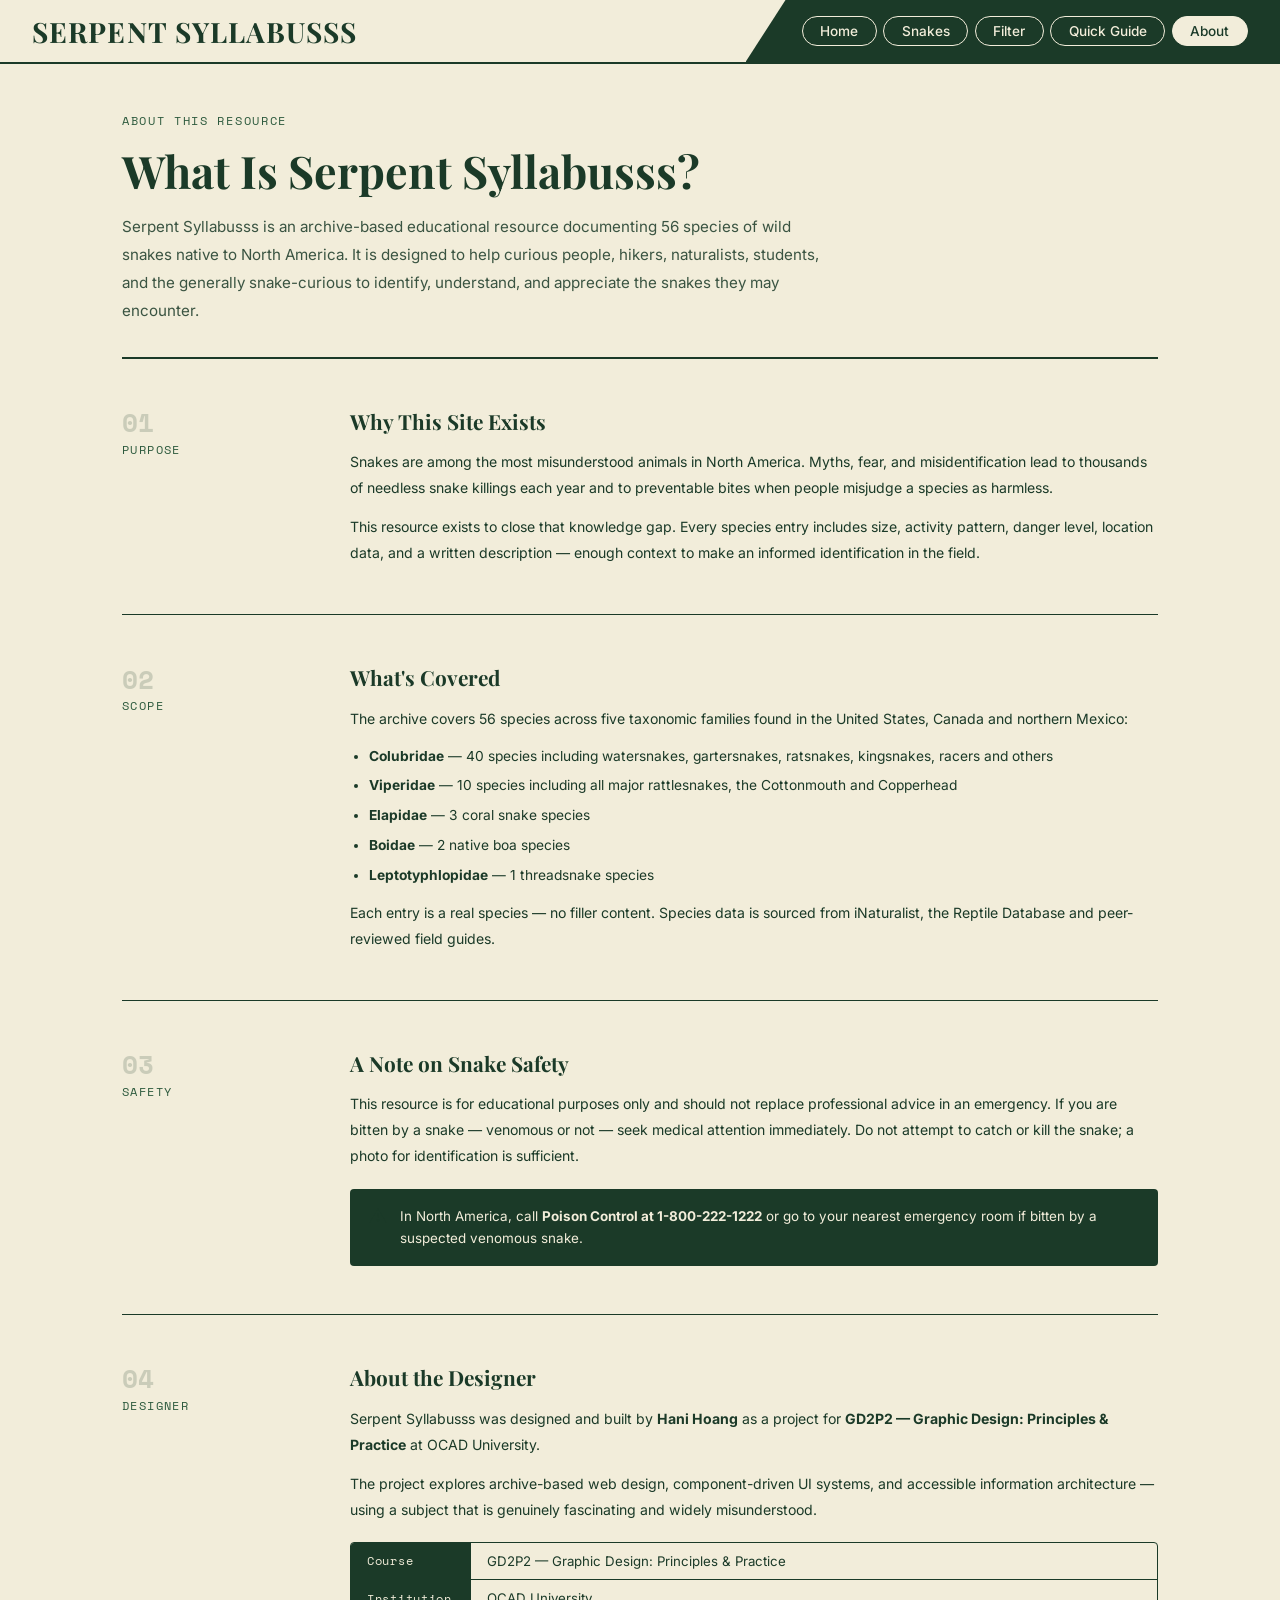
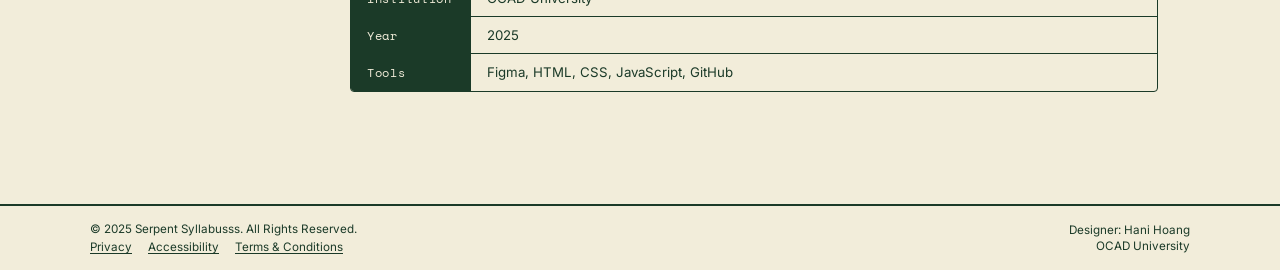
<file: GD2P2_HoangH_About.html>
<!DOCTYPE html>
<html lang="en">
<head>
  <meta charset="UTF-8" />
  <meta name="viewport" content="width=device-width, initial-scale=1.0" />
  <title>Serpent Syllabusss — About</title>
  <link href="https://fonts.googleapis.com/css2?family=Playfair+Display:wght@700&family=Space+Mono:wght@400;700&family=Inter:wght@400;500&display=swap" rel="stylesheet" />
  <link rel="stylesheet" href="GD2P2_HoangH_Snakes.css" />
</head>
<body>

  <header class="site-header" role="banner">
    <div class="header-left">
      <h1 class="site-title">SERPENT SYLLABUSSS</h1>
    </div>
    <div class="header-right">
      <nav class="site-nav" aria-label="Main navigation">
        <a href="GD2P2_HoangH_Home.html"       class="nav-link">Home</a>
        <a href="GD2P2_HoangH_Snakes.html"      class="nav-link">Snakes</a>
        <a href="GD2P2_HoangH_Filter.html"      class="nav-link">Filter</a>
        <a href="GD2P2_HoangH_QuickGuide.html"  class="nav-link">Quick Guide</a>
        <a href="GD2P2_HoangH_About.html"       class="nav-link active">About</a>
      </nav>
    </div>
  </header>

  <main class="about-main" role="main">

    <section class="about-hero" aria-label="About this resource">
      <p class="hero-eyebrow">About This Resource</p>
      <h2 class="about-title">What Is Serpent Syllabusss?</h2>
      <p class="about-lead">Serpent Syllabusss is an archive-based educational resource documenting 56 species of wild snakes native to North America. It is designed to help curious people, hikers, naturalists, students, and the generally snake-curious to identify, understand, and appreciate the snakes they may encounter.</p>
    </section>

    <div class="about-body">

      <article class="about-section">
        <div class="about-section-label">
          <span class="about-label-number">01</span>
          <span class="about-label-text">Purpose</span>
        </div>
        <div class="about-section-content">
          <h3>Why This Site Exists</h3>
          <p>Snakes are among the most misunderstood animals in North America. Myths, fear, and misidentification lead to thousands of needless snake killings each year and to preventable bites when people misjudge a species as harmless.</p>
          <p>This resource exists to close that knowledge gap. Every species entry includes size, activity pattern, danger level, location data, and a written description — enough context to make an informed identification in the field.</p>
        </div>
      </article>

      <div class="about-divider"></div>

      <article class="about-section">
        <div class="about-section-label">
          <span class="about-label-number">02</span>
          <span class="about-label-text">Scope</span>
        </div>
        <div class="about-section-content">
          <h3>What's Covered</h3>
          <p>The archive covers 56 species across five taxonomic families found in the United States, Canada and northern Mexico:</p>
          <ul class="about-list">
            <li><strong>Colubridae</strong> — 40 species including watersnakes, gartersnakes, ratsnakes, kingsnakes, racers and others</li>
            <li><strong>Viperidae</strong> — 10 species including all major rattlesnakes, the Cottonmouth and Copperhead</li>
            <li><strong>Elapidae</strong> — 3 coral snake species</li>
            <li><strong>Boidae</strong> — 2 native boa species</li>
            <li><strong>Leptotyphlopidae</strong> — 1 threadsnake species</li>
          </ul>
          <p>Each entry is a real species — no filler content. Species data is sourced from iNaturalist, the Reptile Database and peer-reviewed field guides.</p>
        </div>
      </article>



      <div class="about-divider"></div>

      <article class="about-section">
        <div class="about-section-label">
          <span class="about-label-number">03</span>
          <span class="about-label-text">Safety</span>
        </div>
        <div class="about-section-content">
          <h3>A Note on Snake Safety</h3>
          <p>This resource is for educational purposes only and should not replace professional advice in an emergency. If you are bitten by a snake — venomous or not — seek medical attention immediately. Do not attempt to catch or kill the snake; a photo for identification is sufficient.</p>
          <div class="safety-callout" role="note">
            <span class="safety-callout-icon">⚠️</span>
            <p>In North America, call <strong>Poison Control at 1-800-222-1222</strong> or go to your nearest emergency room if bitten by a suspected venomous snake.</p>
          </div>
        </div>
      </article>

      <div class="about-divider"></div>

      <article class="about-section">
        <div class="about-section-label">
          <span class="about-label-number">04</span>
          <span class="about-label-text">Designer</span>
        </div>
        <div class="about-section-content">
          <h3>About the Designer</h3>
          <p>Serpent Syllabusss was designed and built by <strong>Hani Hoang</strong> as a project for <strong>GD2P2 — Graphic Design: Principles &amp; Practice</strong> at OCAD University.</p>
          <p>The project explores archive-based web design, component-driven UI systems, and accessible information architecture — using a subject that is genuinely fascinating and widely misunderstood.</p>
          <div class="designer-meta">
            <div class="designer-meta-item">
              <span class="designer-meta-label">Course</span>
              <span class="designer-meta-value">GD2P2 — Graphic Design: Principles &amp; Practice</span>
            </div>
            <div class="designer-meta-item">
              <span class="designer-meta-label">Institution</span>
              <span class="designer-meta-value">OCAD University</span>
            </div>
            <div class="designer-meta-item">
              <span class="designer-meta-label">Year</span>
              <span class="designer-meta-value">2025</span>
            </div>
            <div class="designer-meta-item">
              <span class="designer-meta-label">Tools</span>
              <span class="designer-meta-value">Figma, HTML, CSS, JavaScript, GitHub</span>
            </div>
          </div>
        </div>
      </article>

    </div>
  </main>

  <footer class="site-footer" role="contentinfo">
    <div class="footer-inner">
      <div class="footer-copy">
        <span>© 2025 Serpent Syllabusss. All Rights Reserved.</span>
        <nav class="footer-links" aria-label="Footer links">
          <a href="#">Privacy</a>
          <a href="#">Accessibility</a>
          <a href="#">Terms &amp; Conditions</a>
        </nav>
      </div>
      <div class="footer-credit">
        <span>Designer: Hani Hoang</span>
        <span>OCAD University</span>
      </div>
    </div>
  </footer>

</body>
</html>
</file>
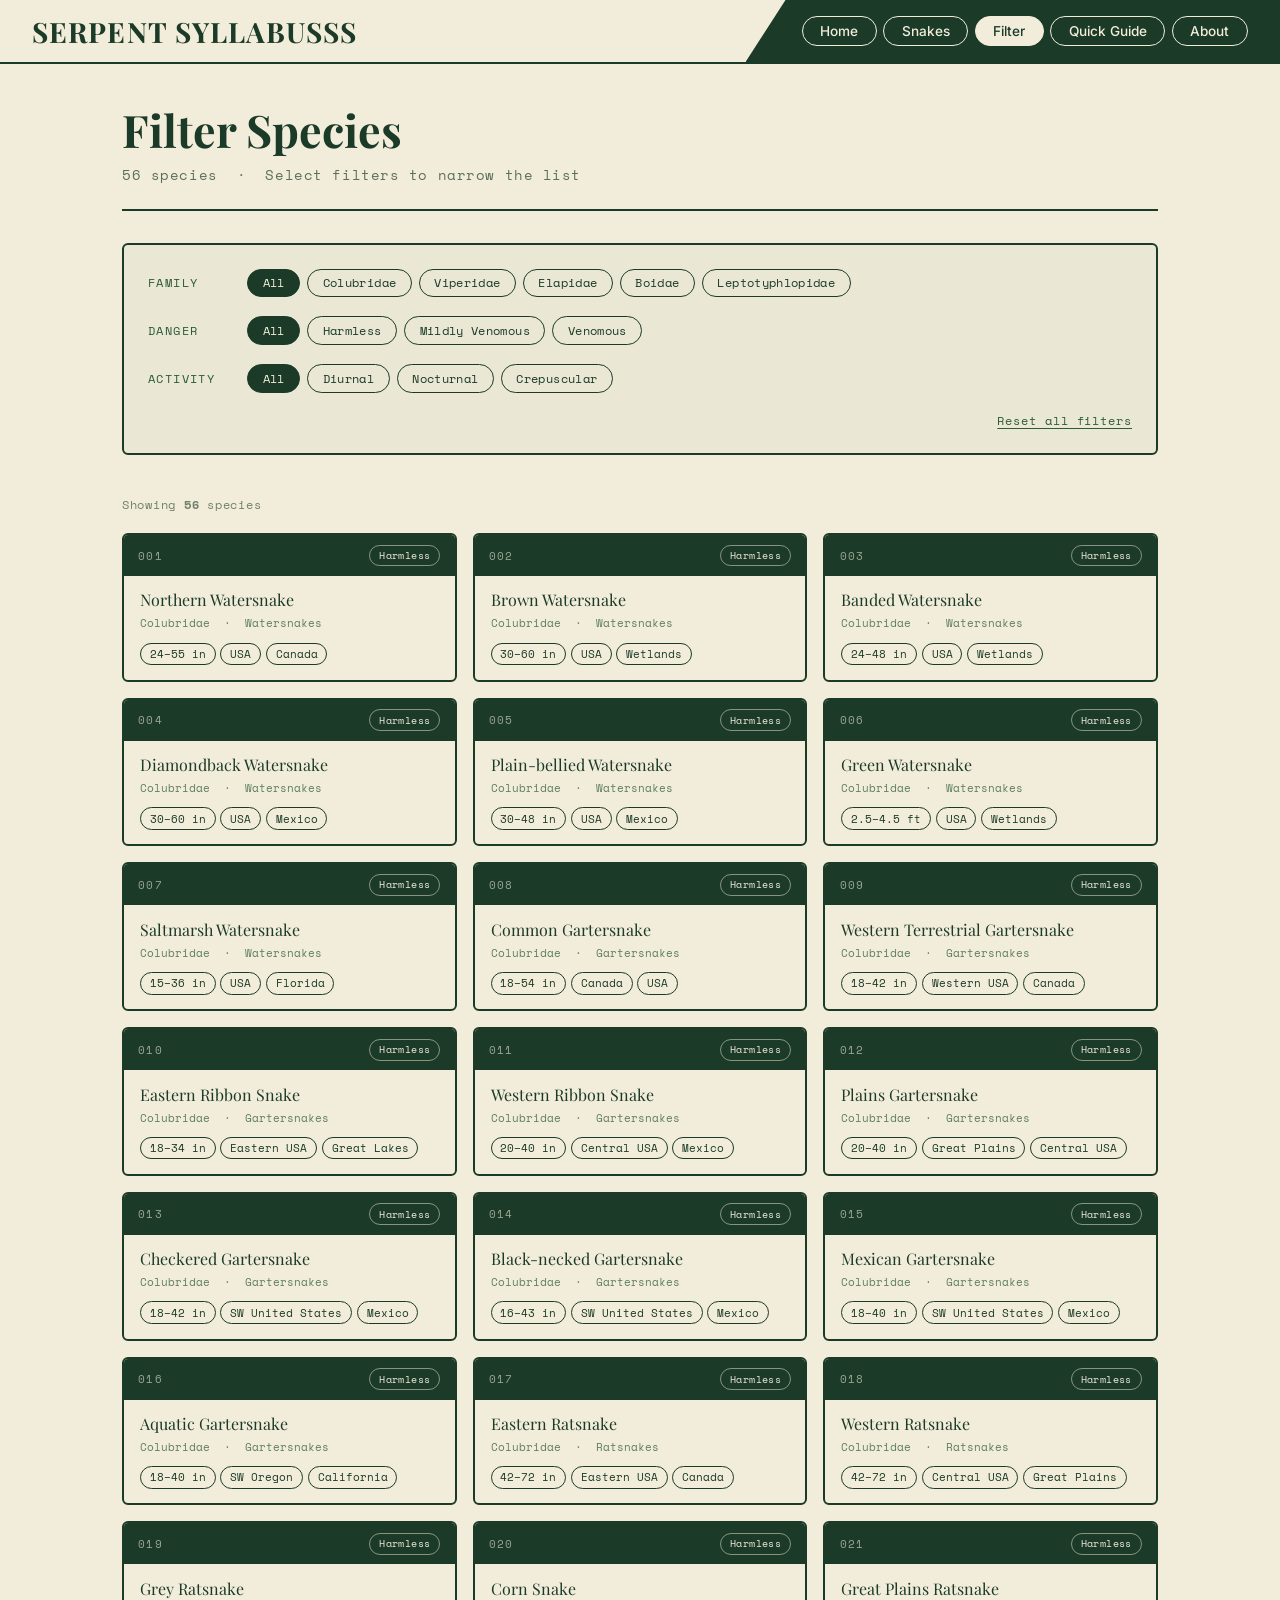
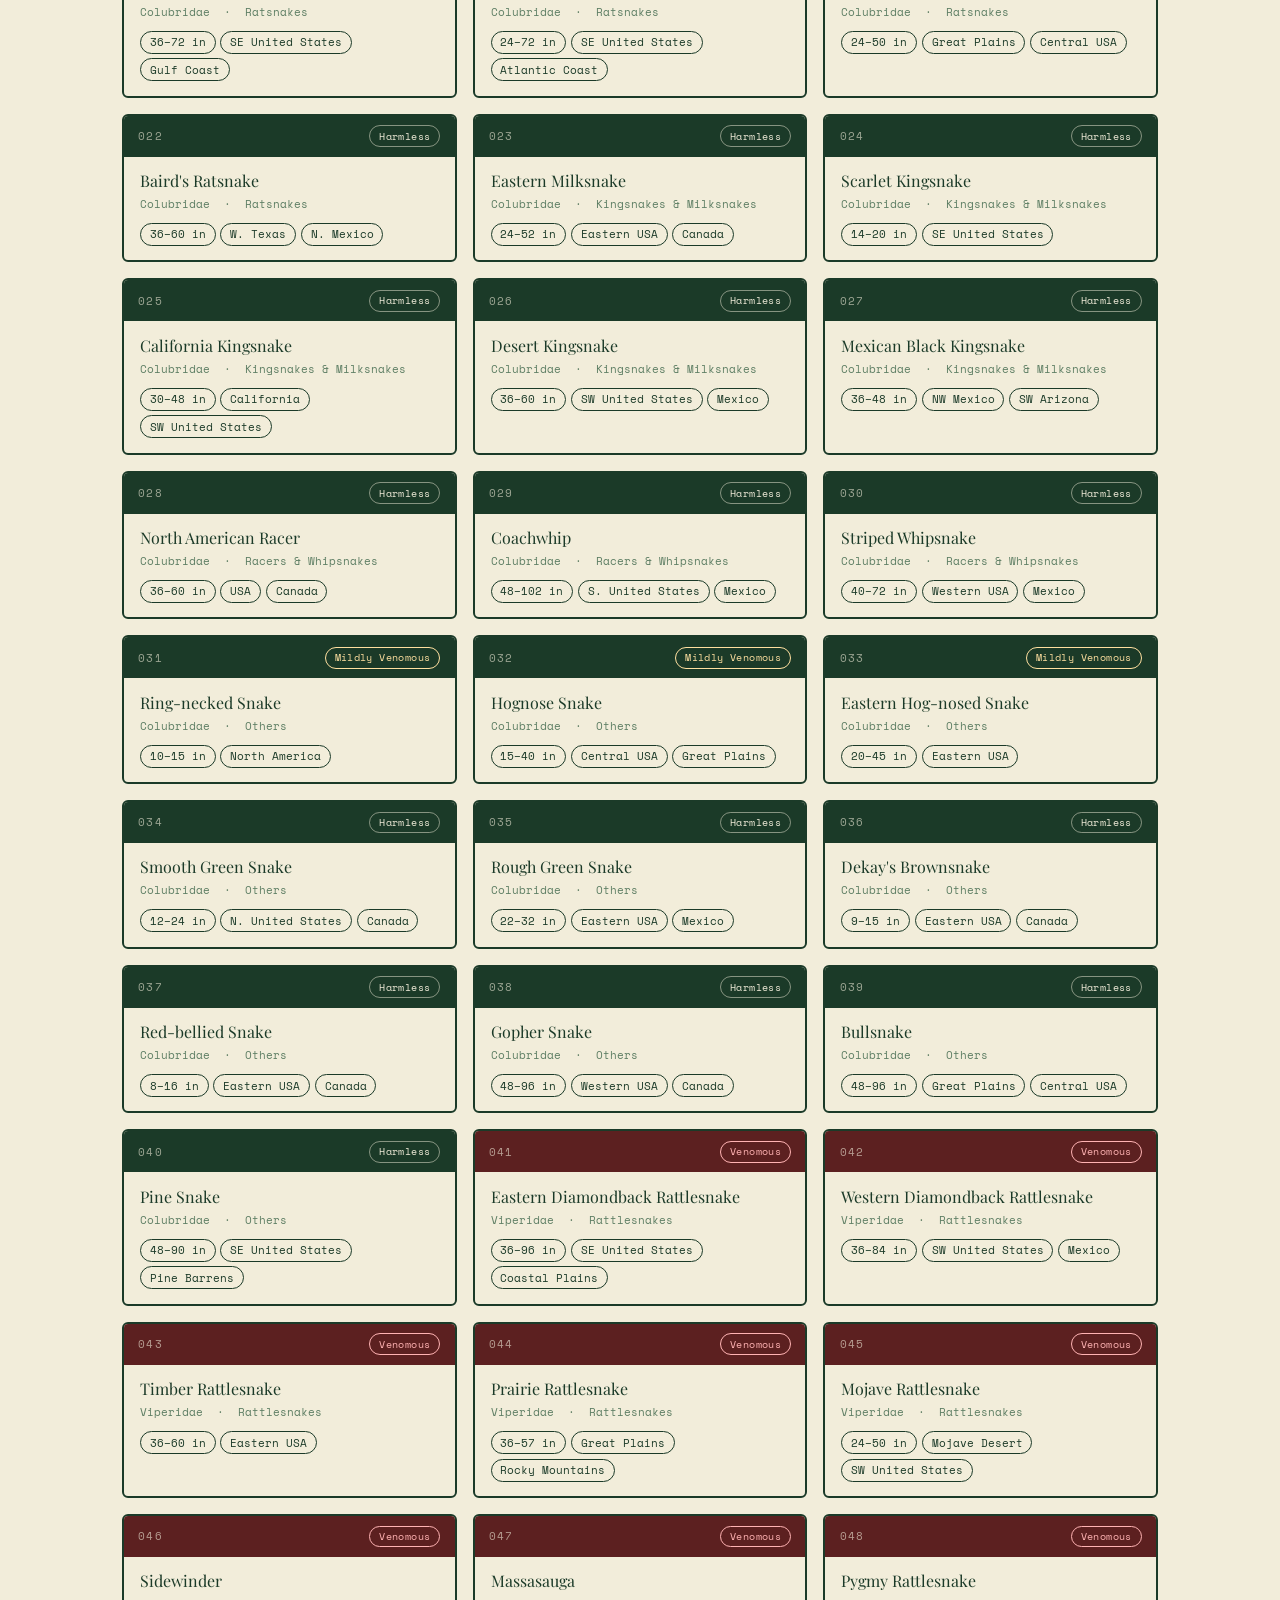
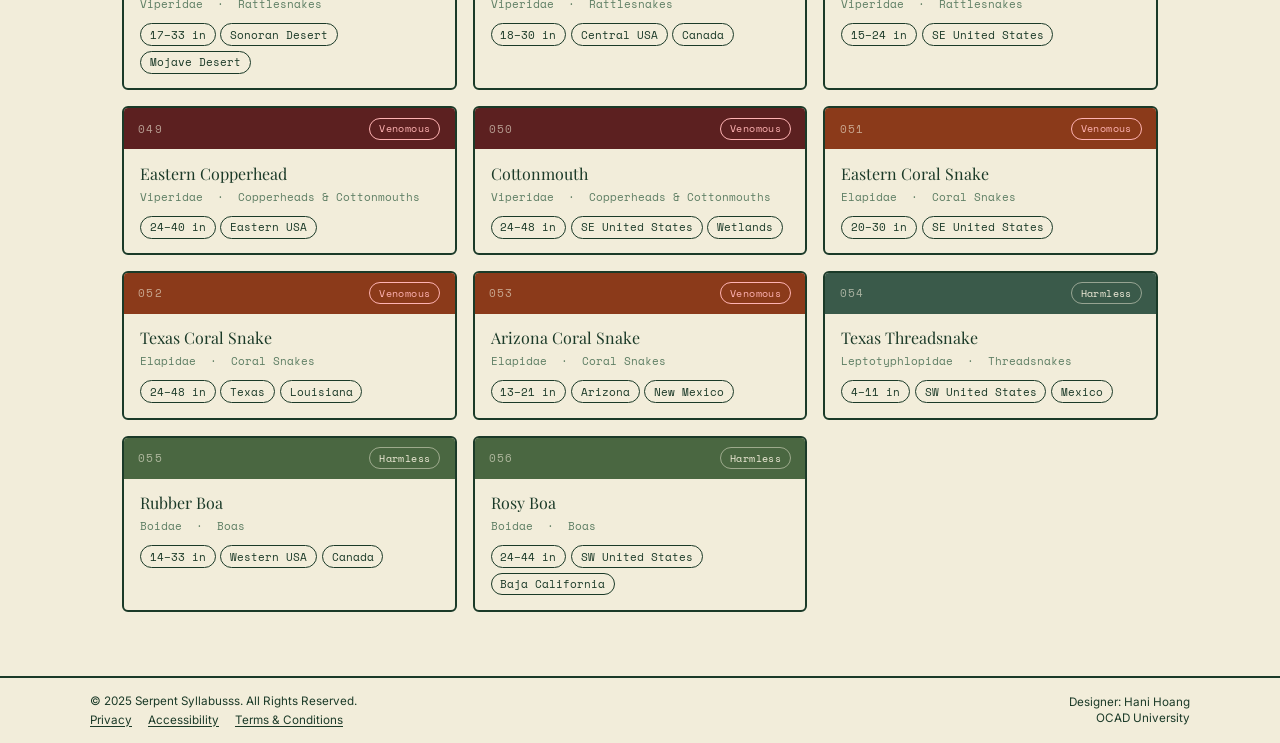
<file: GD2P2_HoangH_Filter.html>
<!DOCTYPE html>
<html lang="en">
<head>
  <meta charset="UTF-8" />
  <meta name="viewport" content="width=device-width, initial-scale=1.0" />
  <title>Serpent Syllabusss — Filter</title>
  <link href="https://fonts.googleapis.com/css2?family=Playfair+Display:wght@700&family=Space+Mono:wght@400;700&family=Inter:wght@400;500&display=swap" rel="stylesheet" />
  <link rel="stylesheet" href="GD2P2_HoangH_Snakes.css" />
  <style>
    /* ── Filter Page Specific ── */
    .filter-main {
      flex: 1;
      max-width: 1100px;
      width: 100%;
      margin: 2.5rem auto 4rem;
      padding: 0 2rem;
    }

    .filter-header {
      border-bottom: 2px solid var(--green-dark);
      padding-bottom: 1.5rem;
      margin-bottom: 2rem;
    }

    .filter-header h2 {
      font-family: var(--font-title);
      font-size: clamp(1.8rem, 4vw, 2.8rem);
      color: var(--green-dark);
      line-height: 1.15;
      margin-bottom: 0.5rem;
    }

    .filter-header p {
      font-size: 0.88rem;
      color: var(--text-dark);
      opacity: 0.7;
      font-family: var(--font-mono);
      letter-spacing: 0.04em;
    }

    /* ── Filter Controls ── */
    .filter-controls {
      display: flex;
      flex-direction: column;
      gap: 1.2rem;
      margin-bottom: 2.5rem;
      padding: 1.5rem;
      border: 2px solid var(--green-dark);
      border-radius: 6px;
      background: rgba(27,58,40,0.03);
    }

    .filter-group {
      display: flex;
      align-items: flex-start;
      gap: 1.2rem;
    }

    .filter-group-label {
      font-family: var(--font-mono);
      font-size: 0.72rem;
      letter-spacing: 0.12em;
      text-transform: uppercase;
      color: var(--green-mid);
      min-width: 80px;
      padding-top: 0.35rem;
      flex-shrink: 0;
    }

    .filter-pills {
      display: flex;
      flex-wrap: wrap;
      gap: 0.45rem;
    }

    .filter-pill {
      font-family: var(--font-mono);
      font-size: 0.75rem;
      padding: 0.3rem 0.9rem;
      border: 1.5px solid var(--green-dark);
      border-radius: var(--radius-pill);
      color: var(--green-dark);
      background: transparent;
      cursor: pointer;
      transition: background 0.18s, color 0.18s;
      letter-spacing: 0.03em;
    }

    .filter-pill:hover {
      background: rgba(27,58,40,0.08);
    }

    .filter-pill.active {
      background: var(--green-dark);
      color: var(--cream);
    }

    .filter-pill.danger-venomous.active   { background: #5C2020; border-color: #5C2020; color: var(--cream); }
    .filter-pill.danger-mild.active       { background: #8B6914; border-color: #8B6914; color: var(--cream); }
    .filter-pill.danger-harmless.active   { background: var(--green-mid); border-color: var(--green-mid); color: var(--cream); }

    .filter-reset {
      font-family: var(--font-mono);
      font-size: 0.72rem;
      letter-spacing: 0.08em;
      color: var(--green-mid);
      background: none;
      border: none;
      cursor: pointer;
      padding: 0;
      text-decoration: underline;
      text-underline-offset: 3px;
      align-self: center;
      margin-left: auto;
      flex-shrink: 0;
      transition: opacity 0.2s;
    }
    .filter-reset:hover { opacity: 0.55; }

    /* ── Results bar ── */
    .results-bar {
      display: flex;
      align-items: center;
      justify-content: space-between;
      margin-bottom: 1.2rem;
    }

    .results-count {
      font-family: var(--font-mono);
      font-size: 0.78rem;
      color: var(--text-dark);
      opacity: 0.6;
      letter-spacing: 0.06em;
    }

    .results-count span {
      font-weight: 700;
      color: var(--green-dark);
      opacity: 1;
    }

    /* ── Snake Grid ── */
    .snake-grid {
      display: grid;
      grid-template-columns: repeat(auto-fill, minmax(260px, 1fr));
      gap: 1rem;
    }

    .snake-card {
      border: 2px solid var(--green-dark);
      border-radius: 6px;
      overflow: hidden;
      background: var(--cream);
      display: flex;
      flex-direction: column;
      cursor: pointer;
      text-decoration: none;
      color: inherit;
      transition: transform 0.2s, box-shadow 0.2s;
    }

    .snake-card:hover {
      transform: translateY(-3px);
      box-shadow: 0 8px 20px rgba(27,58,40,0.12);
    }

    .snake-card-header {
      background: var(--green-dark);
      padding: 0.6rem 0.9rem;
      display: flex;
      align-items: center;
      justify-content: space-between;
    }

    .snake-card-header.viperidae  { background: #5C2020; }
    .snake-card-header.elapidae   { background: #8B3A1A; }
    .snake-card-header.boidae     { background: #4A6741; }
    .snake-card-header.leptotyphlopidae { background: #3A5A4A; }

    .card-number {
      font-family: var(--font-mono);
      font-size: 0.68rem;
      color: rgba(242,237,218,0.6);
      letter-spacing: 0.1em;
    }

    .card-danger-badge {
      font-family: var(--font-mono);
      font-size: 0.62rem;
      padding: 0.15rem 0.55rem;
      border-radius: var(--radius-pill);
      border: 1.5px solid rgba(242,237,218,0.5);
      color: var(--cream);
      letter-spacing: 0.04em;
    }

    .card-danger-badge.venomous   { border-color: #FFB3B3; color: #FFB3B3; }
    .card-danger-badge.mild       { border-color: #FFE0A0; color: #FFE0A0; }

    .snake-card-body {
      padding: 0.9rem 1rem;
      flex: 1;
      display: flex;
      flex-direction: column;
      gap: 0.3rem;
    }

    .card-name {
      font-family: var(--font-title);
      font-size: 1rem;
      color: var(--green-dark);
      line-height: 1.2;
    }

    .card-meta {
      font-family: var(--font-mono);
      font-size: 0.7rem;
      color: var(--green-mid);
      opacity: 0.75;
    }

    .card-tags {
      display: flex;
      flex-wrap: wrap;
      gap: 0.3rem;
      margin-top: 0.4rem;
    }

    .card-tag {
      font-family: var(--font-mono);
      font-size: 0.67rem;
      padding: 0.15rem 0.55rem;
      border: 1px solid var(--green-dark);
      border-radius: var(--radius-pill);
      color: var(--green-dark);
    }

    /* ── Empty state ── */
    .no-results {
      display: none;
      flex-direction: column;
      align-items: center;
      justify-content: center;
      text-align: center;
      padding: 4rem 2rem;
      grid-column: 1 / -1;
    }

    .no-results-icon {
      font-size: 2.5rem;
      margin-bottom: 1rem;
      opacity: 0.4;
    }

    .no-results h3 {
      font-family: var(--font-title);
      font-size: 1.2rem;
      color: var(--green-dark);
      margin-bottom: 0.4rem;
    }

    .no-results p {
      font-size: 0.84rem;
      color: var(--text-dark);
      opacity: 0.6;
    }

    @media (max-width: 768px) {
      .filter-group { flex-direction: column; gap: 0.6rem; }
      .filter-group-label { min-width: unset; }
      .snake-grid { grid-template-columns: 1fr 1fr; }
      .filter-reset { margin-left: 0; }
    }

    @media (max-width: 480px) {
      .snake-grid { grid-template-columns: 1fr; }
    }
  </style>
</head>
<body>

  <header class="site-header" role="banner">
    <div class="header-left">
      <h1 class="site-title">SERPENT SYLLABUSSS</h1>
    </div>
    <div class="header-right">
      <nav class="site-nav" aria-label="Main navigation">
        <a href="GD2P2_HoangH_Home.html"       class="nav-link">Home</a>
        <a href="GD2P2_HoangH_Snakes.html"      class="nav-link">Snakes</a>
        <a href="GD2P2_HoangH_Filter.html"      class="nav-link active">Filter</a>
        <a href="GD2P2_HoangH_QuickGuide.html"  class="nav-link">Quick Guide</a>
        <a href="GD2P2_HoangH_About.html"       class="nav-link">About</a>
      </nav>
    </div>
  </header>

  <main class="filter-main" role="main">

    <div class="filter-header">
      <h2>Filter Species</h2>
      <p>56 species &nbsp;·&nbsp; Select filters to narrow the list</p>
    </div>

    <div class="filter-controls">

      <div class="filter-group">
        <span class="filter-group-label">Family</span>
        <div class="filter-pills" id="pills-family">
          <button class="filter-pill active" data-group="family" data-value="all">All</button>
          <button class="filter-pill" data-group="family" data-value="Colubridae">Colubridae</button>
          <button class="filter-pill" data-group="family" data-value="Viperidae">Viperidae</button>
          <button class="filter-pill" data-group="family" data-value="Elapidae">Elapidae</button>
          <button class="filter-pill" data-group="family" data-value="Boidae">Boidae</button>
          <button class="filter-pill" data-group="family" data-value="Leptotyphlopidae">Leptotyphlopidae</button>
        </div>
      </div>

      <div class="filter-group">
        <span class="filter-group-label">Danger</span>
        <div class="filter-pills" id="pills-danger">
          <button class="filter-pill active" data-group="danger" data-value="all">All</button>
          <button class="filter-pill danger-harmless" data-group="danger" data-value="Harmless">Harmless</button>
          <button class="filter-pill danger-mild"     data-group="danger" data-value="Mildly Venomous">Mildly Venomous</button>
          <button class="filter-pill danger-venomous" data-group="danger" data-value="Venomous">Venomous</button>
        </div>
      </div>

      <div class="filter-group">
        <span class="filter-group-label">Activity</span>
        <div class="filter-pills" id="pills-activity">
          <button class="filter-pill active" data-group="activity" data-value="all">All</button>
          <button class="filter-pill" data-group="activity" data-value="Diurnal">Diurnal</button>
          <button class="filter-pill" data-group="activity" data-value="Nocturnal">Nocturnal</button>
          <button class="filter-pill" data-group="activity" data-value="Crepuscular">Crepuscular</button>
        </div>
      </div>

      <button class="filter-reset" id="reset-btn">Reset all filters</button>

    </div>

    <div class="results-bar">
      <p class="results-count">Showing <span id="count">56</span> species</p>
    </div>

    <div class="snake-grid" id="snake-grid">
      <!-- Cards injected by JS -->
      <div class="no-results" id="no-results">
        <div class="no-results-icon">🐍</div>
        <h3>No species match</h3>
        <p>Try adjusting or resetting your filters.</p>
      </div>
    </div>

  </main>

  <footer class="site-footer" role="contentinfo">
    <div class="footer-inner">
      <div class="footer-copy">
        <span>© 2025 Serpent Syllabusss. All Rights Reserved.</span>
        <nav class="footer-links" aria-label="Footer links">
          <a href="#">Privacy</a>
          <a href="#">Accessibility</a>
          <a href="#">Terms &amp; Conditions</a>
        </nav>
      </div>
      <div class="footer-credit">
        <span>Designer: Hani Hoang</span>
        <span>OCAD University</span>
      </div>
    </div>
  </footer>

  <script src="GD2P2_HoangH_Snakes.js"></script>
  <script>
    const grid      = document.getElementById('snake-grid');
    const countEl   = document.getElementById('count');
    const noResults = document.getElementById('no-results');

    // Active filter state
    const filters = { family: 'all', danger: 'all', activity: 'all' };

    // Build a card for one snake
    function buildCard(snake) {
      const familyClass = snake.family.toLowerCase();
      const dangerVal   = snake.danger[0] || '';
      const dangerClass = dangerVal === 'Venomous' ? 'venomous'
                        : dangerVal === 'Mildly Venomous' ? 'mild' : '';

      const tagHtml = [
        ...snake.size,
        ...snake.location.slice(0, 2)
      ].map(t => `<span class="card-tag">${t}</span>`).join('');

      const card = document.createElement('a');
      card.className = 'snake-card';
      card.href = `GD2P2_HoangH_Snakes.html?id=${snake.id}`;
      card.setAttribute('aria-label', snake.name);
      card.innerHTML = `
        <div class="snake-card-header ${familyClass}">
          <span class="card-number">${snake.id}</span>
          <span class="card-danger-badge ${dangerClass}">${dangerVal}</span>
        </div>
        <div class="snake-card-body">
          <p class="card-name">${snake.name}</p>
          <p class="card-meta">${snake.family} &nbsp;·&nbsp; ${snake.group}</p>
          <div class="card-tags">${tagHtml}</div>
        </div>`;
      return card;
    }

    // Render filtered list
    function render() {
      // Remove existing cards (keep no-results div)
      Array.from(grid.querySelectorAll('.snake-card')).forEach(c => c.remove());

      const filtered = snakes.filter(s => {
        const okFamily   = filters.family   === 'all' || s.family === filters.family;
        const okDanger   = filters.danger   === 'all' || s.danger.includes(filters.danger);
        const okActivity = filters.activity === 'all' || s.active.includes(filters.activity);
        return okFamily && okDanger && okActivity;
      });

      countEl.textContent = filtered.length;

      if (filtered.length === 0) {
        noResults.style.display = 'flex';
      } else {
        noResults.style.display = 'none';
        filtered.forEach(s => grid.insertBefore(buildCard(s), noResults));
      }
    }

    // Handle pill clicks
    document.querySelectorAll('.filter-pill').forEach(pill => {
      pill.addEventListener('click', () => {
        const group = pill.dataset.group;
        const value = pill.dataset.value;

        // Deactivate siblings, activate clicked
        document.querySelectorAll(`.filter-pill[data-group="${group}"]`)
          .forEach(p => p.classList.remove('active'));
        pill.classList.add('active');

        filters[group] = value;
        render();
      });
    });

    // Reset
    document.getElementById('reset-btn').addEventListener('click', () => {
      filters.family = filters.danger = filters.activity = 'all';
      document.querySelectorAll('.filter-pill').forEach(p => {
        p.classList.toggle('active', p.dataset.value === 'all');
      });
      render();
    });

    // Initial render
    render();
  </script>

</body>
</html>
</file>
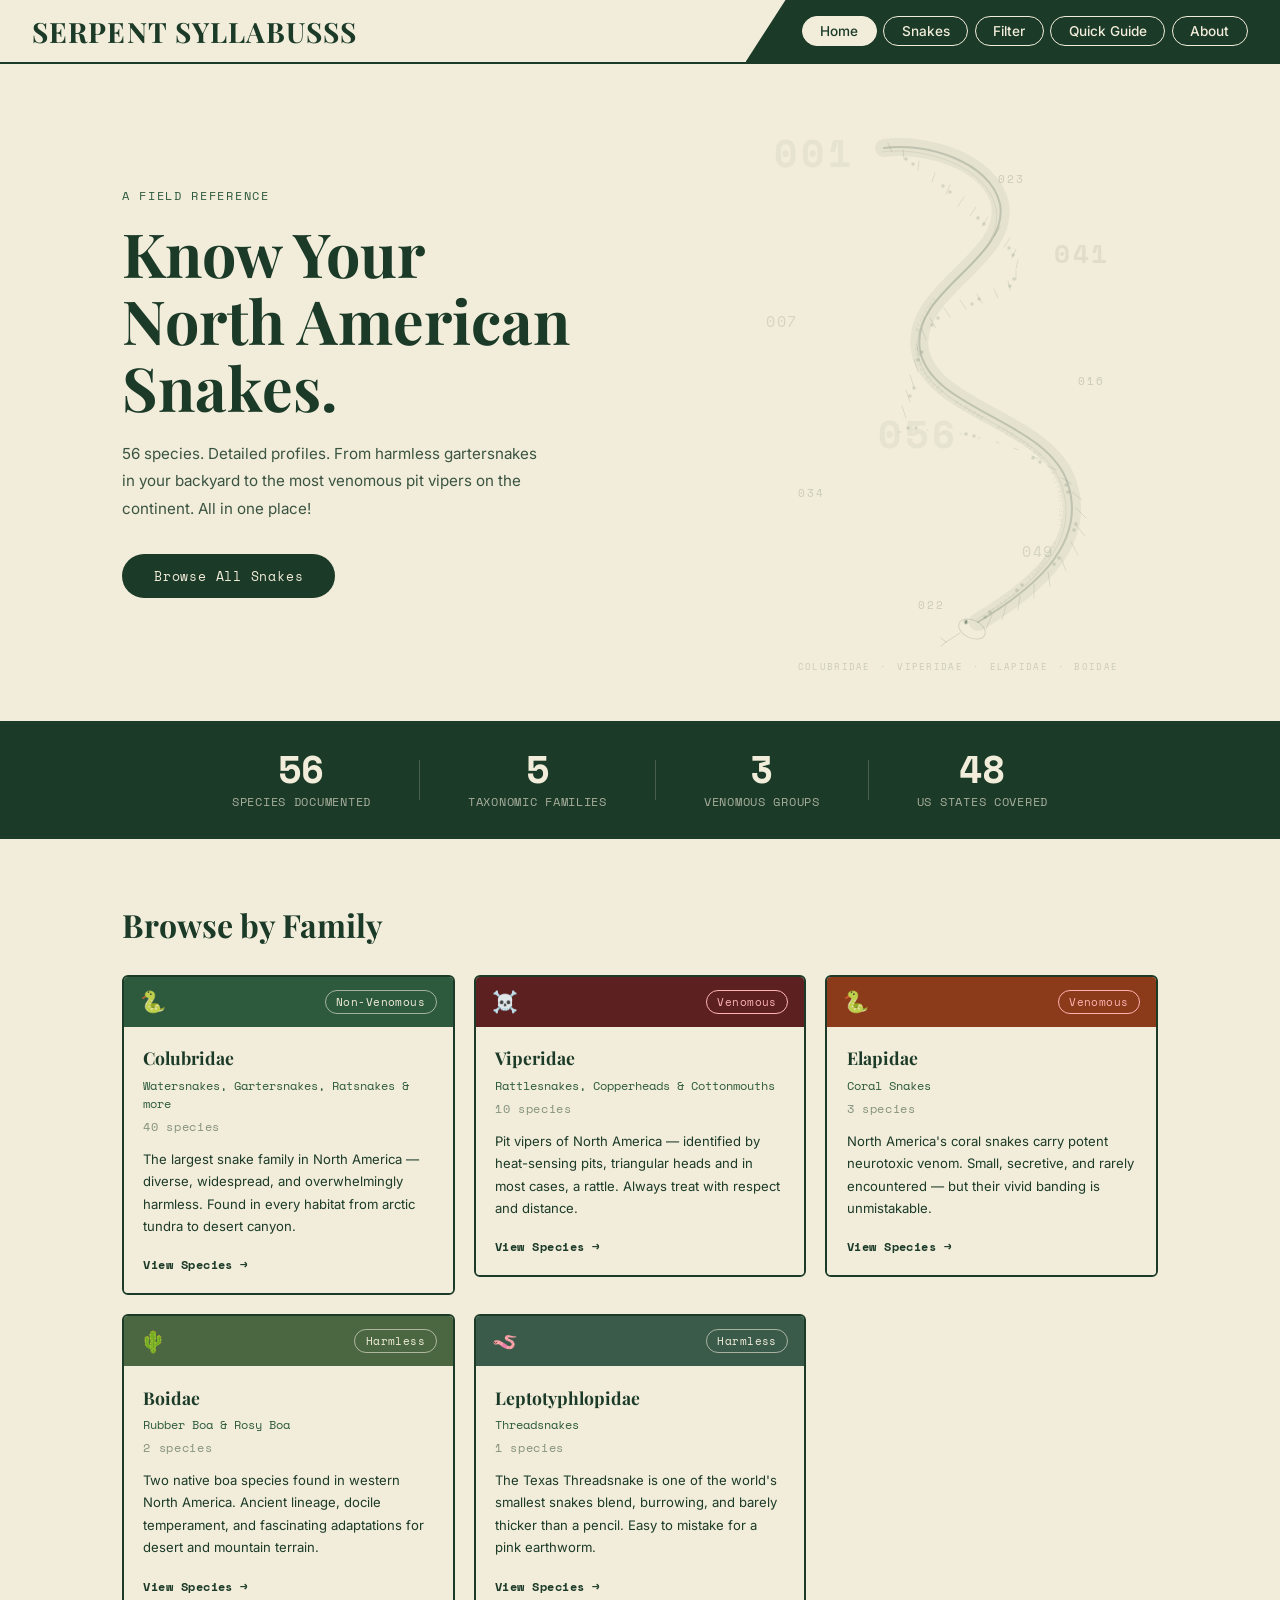
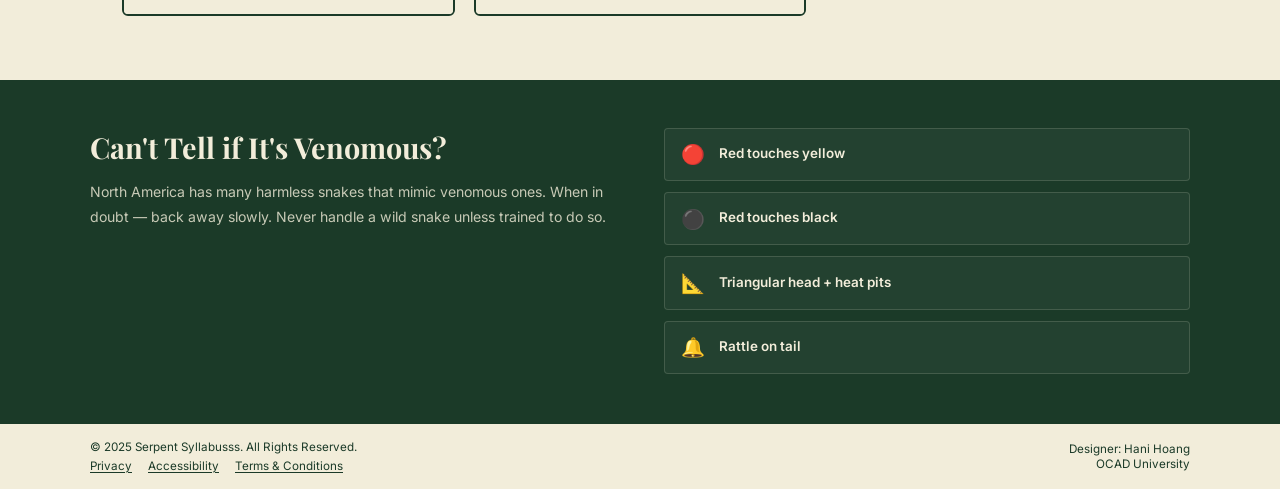
<file: GD2P2_HoangH_Home.html>
<!DOCTYPE html>
<html lang="en">
<head>
  <meta charset="UTF-8" />
  <meta name="viewport" content="width=device-width, initial-scale=1.0" />
  <title>Serpent Syllabusss — Home</title>
  <link href="https://fonts.googleapis.com/css2?family=Playfair+Display:wght@700&family=Space+Mono:wght@400;700&family=Inter:wght@400;500&display=swap" rel="stylesheet" />
  <link rel="stylesheet" href="GD2P2_HoangH_Snakes.css" />
</head>
<body>

  <header class="site-header" role="banner">
    <div class="header-left">
      <h1 class="site-title">SERPENT SYLLABUSSS</h1>
    </div>
    <div class="header-right">
      <nav class="site-nav" aria-label="Main navigation">
        <a href="GD2P2_HoangH_Home.html"       class="nav-link active">Home</a>
        <a href="GD2P2_HoangH_Snakes.html"      class="nav-link">Snakes</a>
        <a href="GD2P2_HoangH_Filter.html"      class="nav-link">Filter</a>
        <a href="GD2P2_HoangH_QuickGuide.html"  class="nav-link">Quick Guide</a>
        <a href="GD2P2_HoangH_About.html"       class="nav-link">About</a>
      </nav>
    </div>
  </header>

  <main role="main">

    <!-- HERO -->
    <section class="hero" aria-label="Introduction">
      <div class="hero-text">
        <p class="hero-eyebrow">A Field Reference</p>
        <h2 class="hero-headline">Know Your<br/>North American<br/>Snakes.</h2>
        <p class="hero-sub">56 species. Detailed profiles. From harmless gartersnakes in your backyard to the most venomous pit vipers on the continent. All in one place!</p>
        <a href="GD2P2_HoangH_Snakes.html" class="hero-cta">Browse All Snakes</a>
      </div>

      <div class="hero-visual" aria-hidden="true">
        <div class="hero-snake-wrap">
          <svg class="hero-svg" viewBox="0 0 400 540" xmlns="http://www.w3.org/2000/svg" fill="none">
            <defs>
              <path id="textspine"
                d="M 220 510 C 270 480 320 430 300 370
                  C 280 310 170 300 160 240
                  C 150 180 250 150 240 95
                  C 232 55 170 35 130 40"/>
            </defs>

            <!-- ── GHOST COIL — the whole snake as one breath ── -->

            <!-- Soft outer glow — barely visible -->
            <path class="snake-glow"
              d="M 220 510
                C 270 480 330 435 310 372
                C 290 308 172 298 162 238
                C 152 178 252 148 242 92
                C 233 50 168 30 126 36"
              stroke-width="18" stroke-linecap="round" stroke-linejoin="round"/>

            <!-- Main body line — thin, single elegant stroke -->
            <path class="snake-body"
              d="M 220 510
                C 270 480 330 435 310 372
                C 290 308 172 298 162 238
                C 152 178 252 148 242 92
                C 233 50 168 30 126 36"
              stroke-width="2" stroke-linecap="round" stroke-linejoin="round"/>

            <!-- Inner belly hint — offset slightly, even thinner -->
            <path class="snake-belly"
              d="M 218 508
                C 266 479 324 436 304 374
                C 284 312 170 302 160 242
                C 150 182 248 152 238 96
                C 229 54 166 34 124 40"
              stroke-width="1" stroke-linecap="round"/>

            <!-- ── SCALE TICK MARKS ───────────────────────────
                Short perpendicular ticks along the body —
                like a naturalist's field guide illustration.
                Each tick is a tiny line crossing the spine.
            ──────────────────────────────────────────────── -->
            <g class="snake-ticks">
              <!-- Lower coil -->
              <line x1="234" y1="503" x2="228" y2="517"/>
              <line x1="248" y1="494" x2="244" y2="508"/>
              <line x1="262" y1="484" x2="260" y2="498"/>
              <line x1="276" y1="472" x2="276" y2="486"/>
              <line x1="290" y1="460" x2="292" y2="474"/>
              <line x1="303" y1="446" x2="308" y2="459"/>
              <line x1="313" y1="430" x2="320" y2="443"/>
              <line x1="318" y1="413" x2="327" y2="424"/>
              <line x1="318" y1="396" x2="328" y2="406"/>
              <line x1="314" y1="380" x2="324" y2="388"/>

              <!-- Mid curve transition -->
              <line x1="304" y1="366" x2="314" y2="372"/>
              <line x1="290" y1="354" x2="298" y2="358"/>
              <line x1="274" y1="344" x2="280" y2="347"/>
              <line x1="256" y1="336" x2="260" y2="338"/>
              <line x1="238" y1="330" x2="241" y2="331"/>
              <line x1="220" y1="326" x2="222" y2="326"/>
              <line x1="202" y1="322" x2="203" y2="322"/>
              <line x1="186" y1="320" x2="186" y2="320"/>
              <line x1="170" y1="318" x2="169" y2="318"/>
              <line x1="156" y1="318" x2="154" y2="318"/>

              <!-- Lower-mid coil -->
              <line x1="143" y1="320" x2="140" y2="320"/>
              <line x1="148" y1="306" x2="144" y2="294"/>
              <line x1="152" y1="290" x2="148" y2="278"/>
              <line x1="156" y1="275" x2="152" y2="263"/>
              <line x1="160" y1="260" x2="156" y2="248"/>
              <line x1="162" y1="244" x2="158" y2="232"/>

              <!-- Upper curve -->
              <line x1="168" y1="228" x2="164" y2="217"/>
              <line x1="178" y1="216" x2="172" y2="206"/>
              <line x1="192" y1="205" x2="186" y2="196"/>
              <line x1="208" y1="197" x2="202" y2="188"/>
              <line x1="224" y1="191" x2="219" y2="182"/>
              <line x1="240" y1="186" x2="236" y2="177"/>
              <line x1="252" y1="178" x2="250" y2="169"/>
              <line x1="258" y1="168" x2="258" y2="159"/>
              <line x1="258" y1="157" x2="260" y2="148"/>
              <line x1="254" y1="146" x2="258" y2="137"/>

              <!-- Upper body -->
              <line x1="246" y1="135" x2="252" y2="126"/>
              <line x1="236" y1="124" x2="242" y2="115"/>
              <line x1="224" y1="114" x2="230" y2="105"/>
              <line x1="212" y1="104" x2="218" y2="95"/>
              <line x1="200" y1="94"  x2="206" y2="85"/>
              <line x1="188" y1="82"  x2="192" y2="73"/>
              <line x1="174" y1="70"  x2="177" y2="61"/>
              <line x1="160" y1="58"  x2="161" y2="49"/>
              <line x1="146" y1="47"  x2="145" y2="38"/>
              <line x1="134" y1="40"  x2="130" y2="31"/>
            </g>

            <!-- ── DORSAL PATTERN DOTS ────────────────────────
                Paired dots along the dorsal — like a
                garter snake or kingsnake dorsal pattern
            ──────────────────────────────────────────────── -->
            <g class="snake-dots">
              <circle cx="227" cy="505" r="1.8"/>
              <circle cx="232" cy="500" r="1.8"/>
              <circle cx="259" cy="478" r="1.8"/>
              <circle cx="264" cy="473" r="1.8"/>
              <circle cx="296" cy="452" r="1.8"/>
              <circle cx="301" cy="446" r="1.8"/>
              <circle cx="316" cy="418" r="1.8"/>
              <circle cx="318" cy="412" r="1.8"/>
              <circle cx="310" cy="380" r="1.8"/>
              <circle cx="308" cy="373" r="1.8"/>
              <circle cx="282" cy="350" r="1.8"/>
              <circle cx="275" cy="346" r="1.8"/>
              <circle cx="216" cy="324" r="1.8"/>
              <circle cx="208" cy="322" r="1.8"/>
              <circle cx="158" cy="316" r="1.8"/>
              <circle cx="150" cy="316" r="1.8"/>
              <circle cx="152" cy="284" r="1.8"/>
              <circle cx="156" cy="276" r="1.8"/>
              <circle cx="160" cy="248" r="1.8"/>
              <circle cx="164" cy="240" r="1.8"/>
              <circle cx="174" cy="213" r="1.8"/>
              <circle cx="180" cy="206" r="1.8"/>
              <circle cx="214" cy="192" r="1.8"/>
              <circle cx="221" cy="187" r="1.8"/>
              <circle cx="252" cy="174" r="1.8"/>
              <circle cx="256" cy="167" r="1.8"/>
              <circle cx="255" cy="143" r="1.8"/>
              <circle cx="251" cy="136" r="1.8"/>
              <circle cx="226" cy="112" r="1.8"/>
              <circle cx="220" cy="106" r="1.8"/>
              <circle cx="192" cy="80"  r="1.8"/>
              <circle cx="185" cy="74"  r="1.8"/>
              <circle cx="155" cy="52"  r="1.8"/>
              <circle cx="148" cy="47"  r="1.8"/>
            </g>

            <!-- ── HEAD — just a suggestion, not a statement ── -->
            <g class="snake-head">
              <!-- Head silhouette — oval, barely there -->
              <ellipse cx="214" cy="517" rx="14" ry="9"
                transform="rotate(25 214 517)"/>

              <!-- Single eye — small dot -->
              <circle cx="208" cy="510" r="2.5"/>
              <!-- Pupil -->
              <ellipse cx="208" cy="510" rx="0.8" ry="1.8"
                transform="rotate(10 208 510)"/>

              <!-- Tongue — two thin lines, whisper thin -->
              <path d="M 202 521 L 188 530 M 188 530 L 183 526 M 188 530 L 183 534"
                stroke-linecap="round" stroke-width="0.9"/>
            </g>

            <!-- ── LATIN TEXT ──────────────────────────────── -->
            <text class="snake-latin">
              <textPath href="#textspine" startOffset="2%">
                Crotalus · Thamnophis · Lampropeltis · Pantherophis · Nerodia · Agkistrodon · Micrurus ·
              </textPath>
            </text>

          </svg>

          <!-- Floating species numbers — very faint -->
          <span class="art-num art-num--xl" style="top:4%;  left:4%;">001</span>
          <span class="art-num art-num--sm" style="top:11%; left:60%;">023</span>
          <span class="art-num art-num--lg" style="top:23%; left:74%;">041</span>
          <span class="art-num art-num--md" style="top:36%; left:2%;">007</span>
          <span class="art-num art-num--sm" style="top:47%; left:80%;">016</span>
          <span class="art-num art-num--xl" style="top:54%; left:30%;">056</span>
          <span class="art-num art-num--sm" style="top:67%; left:10%;">034</span>
          <span class="art-num art-num--md" style="top:77%; left:66%;">049</span>
          <span class="art-num art-num--sm" style="top:87%; left:40%;">022</span>

          <div class="art-taxa-strip">
            <span>COLUBRIDAE</span><span>·</span>
            <span>VIPERIDAE</span><span>·</span>
            <span>ELAPIDAE</span><span>·</span>
            <span>BOIDAE</span>
          </div>
        </div>
      </div>
    </section>



    <!-- STAT BAR -->
    <section class="stat-bar" aria-label="Site statistics">
      <div class="stat-bar-item">
        <span class="stat-bar-number">56</span>
        <span class="stat-bar-label">Species Documented</span>
      </div>
      <div class="stat-bar-divider" aria-hidden="true"></div>
      <div class="stat-bar-item">
        <span class="stat-bar-number">5</span>
        <span class="stat-bar-label">Taxonomic Families</span>
      </div>
      <div class="stat-bar-divider" aria-hidden="true"></div>
      <div class="stat-bar-item">
        <span class="stat-bar-number">3</span>
        <span class="stat-bar-label">Venomous Groups</span>
      </div>
      <div class="stat-bar-divider" aria-hidden="true"></div>
      <div class="stat-bar-item">
        <span class="stat-bar-number">48</span>
        <span class="stat-bar-label">US States Covered</span>
      </div>
    </section>

    <!-- FAMILY CARDS -->
    <section class="family-section" aria-label="Snake families">
      <h2 class="section-heading">Browse by Family</h2>
      <div class="family-grid">

        <a href="GD2P2_HoangH_Snakes.html?family=Colubridae" class="family-card-link">
          <article class="family-card">
            <div class="family-card-header colubridae">
              <span class="family-emoji">🐍</span>
              <span class="family-tag-pill">Non-Venomous</span>
            </div>
            <div class="family-card-body">
              <h3 class="family-name">Colubridae</h3>
              <p class="family-sub">Watersnakes, Gartersnakes, Ratsnakes &amp; more</p>
              <p class="family-count">40 species</p>
              <p class="family-desc">The largest snake family in North America — diverse, widespread, and overwhelmingly harmless. Found in every habitat from arctic tundra to desert canyon.</p>
              <span class="family-link">View Species →</span>
            </div>
          </article>
        </a>

        <a href="GD2P2_HoangH_Snakes.html?family=Viperidae" class="family-card-link">
          <article class="family-card">
            <div class="family-card-header viperidae">
              <span class="family-emoji">☠️</span>
              <span class="family-tag-pill venomous">Venomous</span>
            </div>
            <div class="family-card-body">
              <h3 class="family-name">Viperidae</h3>
              <p class="family-sub">Rattlesnakes, Copperheads &amp; Cottonmouths</p>
              <p class="family-count">10 species</p>
              <p class="family-desc">Pit vipers of North America — identified by heat-sensing pits, triangular heads and in most cases, a rattle. Always treat with respect and distance.</p>
              <span class="family-link">View Species →</span>
            </div>
          </article>
        </a>

        <a href="GD2P2_HoangH_Snakes.html?family=Elapidae" class="family-card-link">
          <article class="family-card">
            <div class="family-card-header elapidae">
              <span class="family-emoji">🐍</span>
              <span class="family-tag-pill venomous">Venomous</span>
            </div>
            <div class="family-card-body">
              <h3 class="family-name">Elapidae</h3>
              <p class="family-sub">Coral Snakes</p>
              <p class="family-count">3 species</p>
              <p class="family-desc">North America's coral snakes carry potent neurotoxic venom. Small, secretive, and rarely encountered — but their vivid banding is unmistakable.</p>
              <span class="family-link">View Species →</span>
            </div>
          </article>
        </a>

        <a href="GD2P2_HoangH_Snakes.html?family=Boidae" class="family-card-link">
          <article class="family-card">
            <div class="family-card-header boidae">
              <span class="family-emoji">🌵</span>
              <span class="family-tag-pill">Harmless</span>
            </div>
            <div class="family-card-body">
              <h3 class="family-name">Boidae</h3>
              <p class="family-sub">Rubber Boa &amp; Rosy Boa</p>
              <p class="family-count">2 species</p>
              <p class="family-desc">Two native boa species found in western North America. Ancient lineage, docile temperament, and fascinating adaptations for desert and mountain terrain.</p>
              <span class="family-link">View Species →</span>
            </div>
          </article>
        </a>

        <a href="GD2P2_HoangH_Snakes.html?family=Leptotyphlopidae" class="family-card-link">
          <article class="family-card">
            <div class="family-card-header leptotyphlopidae">
              <span class="family-emoji">🪱</span>
              <span class="family-tag-pill">Harmless</span>
            </div>
            <div class="family-card-body">
              <h3 class="family-name">Leptotyphlopidae</h3>
              <p class="family-sub">Threadsnakes</p>
              <p class="family-count">1 species</p>
              <p class="family-desc">The Texas Threadsnake is one of the world's smallest snakes blend, burrowing, and barely thicker than a pencil. Easy to mistake for a pink earthworm.</p>
              <span class="family-link">View Species →</span>
            </div>
          </article>
        </a>

      </div>
    </section>
    
    <!-- SAFETY BANNER -->
    <section class="safety-banner" aria-label="Safety information">
      <div class="safety-inner">
        <div>
          <h2 class="safety-heading">Can't Tell if It's Venomous?</h2>
          <p>North America has many harmless snakes that mimic venomous ones. When in doubt — back away slowly. Never handle a wild snake unless trained to do so.</p>
        </div>
        <div class="safety-rules">
          <div class="safety-rule" tabindex="0">
            <span class="safety-rule-icon">🔴</span>
            <div class="safety-rule-content">
              <strong class="safety-rule-title">Red touches yellow</strong>
              <span class="safety-rule-sub">Coral Snake — neurotoxic venom, seek emergency care</span>
            </div>
            <span class="safety-rule-badge venomous-badge">VENOMOUS</span>
          </div>
          <div class="safety-rule" tabindex="0">
            <span class="safety-rule-icon">⚫</span>
            <div class="safety-rule-content">
              <strong class="safety-rule-title">Red touches black</strong>
              <span class="safety-rule-sub">Milksnake or Scarlet Kingsnake — completely harmless</span>
            </div>
            <span class="safety-rule-badge safe-badge">HARMLESS</span>
          </div>
          <div class="safety-rule" tabindex="0">
            <span class="safety-rule-icon">📐</span>
            <div class="safety-rule-content">
              <strong class="safety-rule-title">Triangular head + heat pits</strong>
              <span class="safety-rule-sub">Likely a pit viper — Rattlesnake, Copperhead or Cottonmouth</span>
            </div>
            <span class="safety-rule-badge venomous-badge">CAUTION</span>
          </div>
          <div class="safety-rule" tabindex="0">
            <span class="safety-rule-icon">🔔</span>
            <div class="safety-rule-content">
              <strong class="safety-rule-title">Rattle on tail</strong>
              <span class="safety-rule-sub">Rattlesnake — back away, do not provoke or handle</span>
            </div>
            <span class="safety-rule-badge venomous-badge">VENOMOUS</span>
          </div>
        </div>
      </div>
    </section>

  </main>

  <footer class="site-footer" role="contentinfo">
    <div class="footer-inner">
      <div class="footer-copy">
        <span>© 2025 Serpent Syllabusss. All Rights Reserved.</span>
        <nav class="footer-links" aria-label="Footer links">
          <a href="#">Privacy</a>
          <a href="#">Accessibility</a>
          <a href="#">Terms &amp; Conditions</a>
        </nav>
      </div>
      <div class="footer-credit">
        <span>Designer: Hani Hoang</span>
        <span>OCAD University</span>
      </div>
    </div>
  </footer>

</body>
</html>
</file>
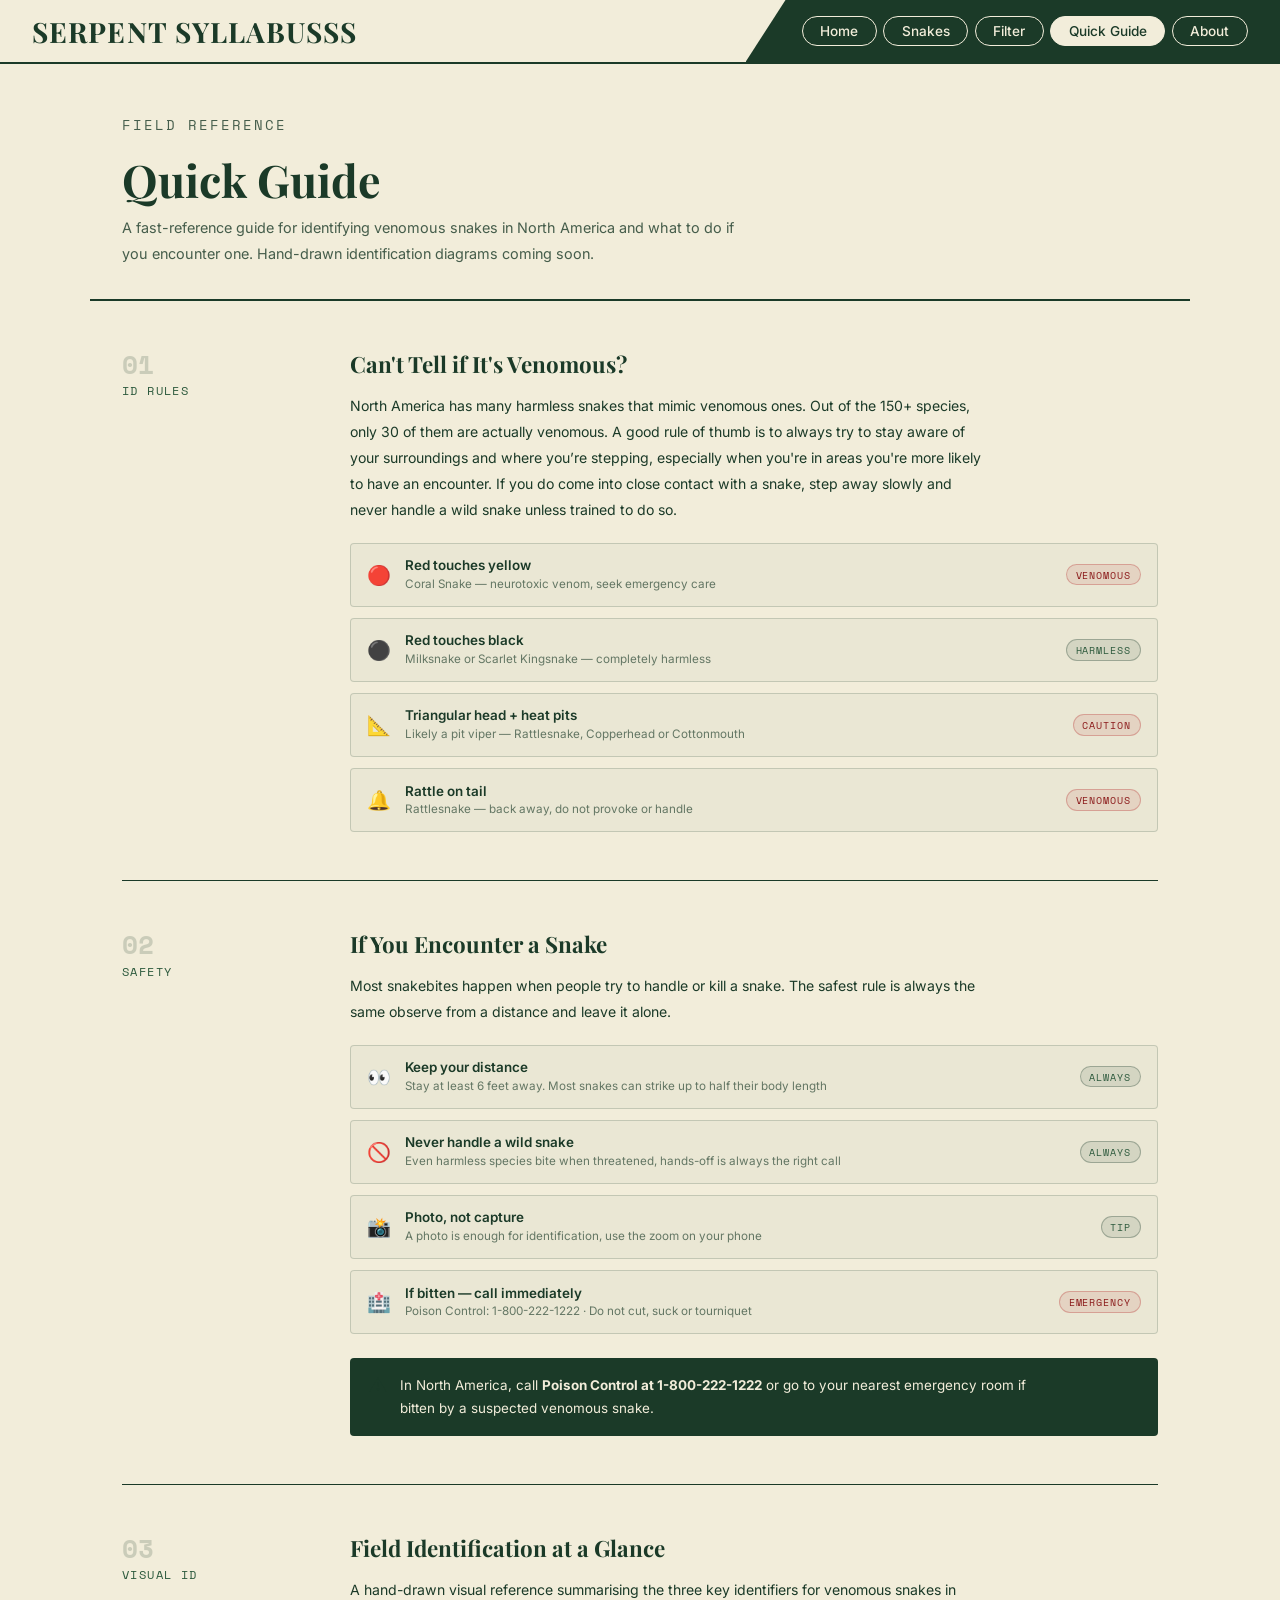
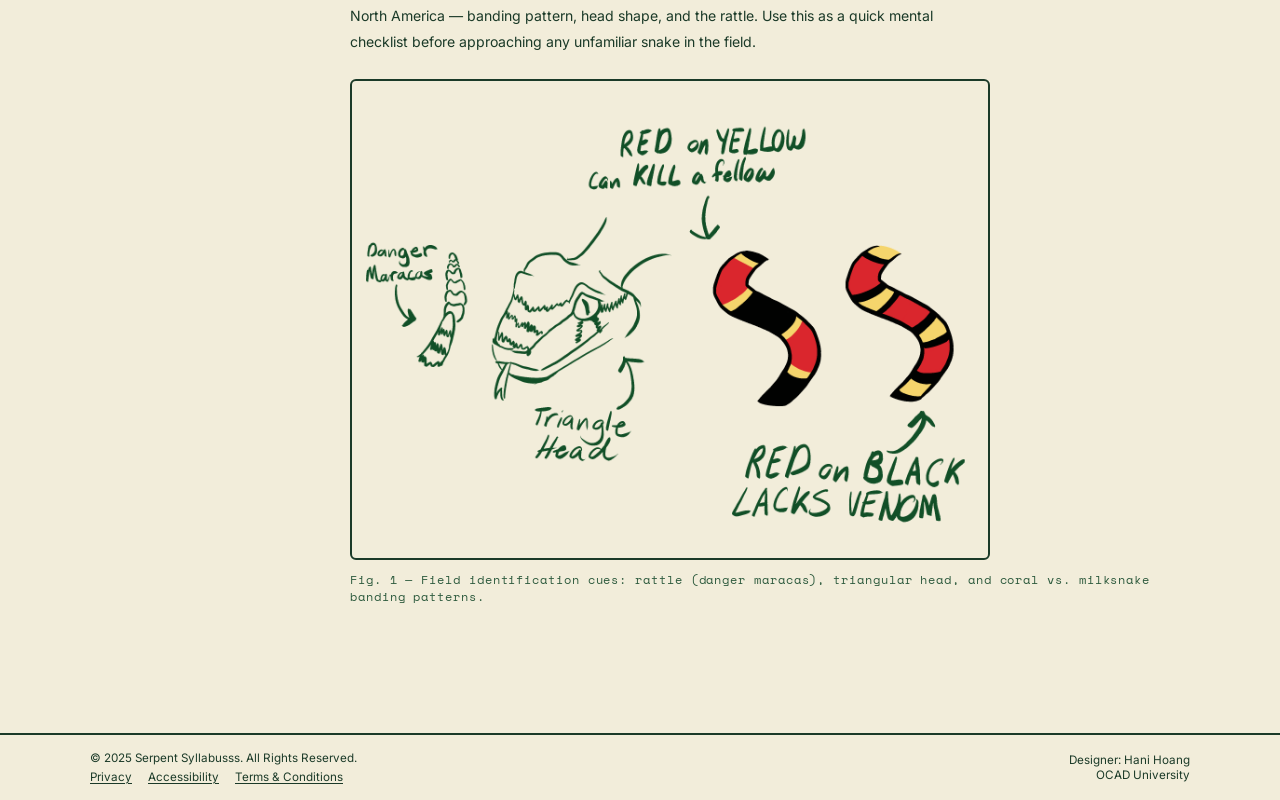
<file: GD2P2_HoangH_QuickGuide.html>
<!DOCTYPE html>
<html lang="en">
<head>
  <meta charset="UTF-8" />
  <meta name="viewport" content="width=device-width, initial-scale=1.0" />
  <title>Serpent Syllabusss — Quick Guide</title>
  <link href="https://fonts.googleapis.com/css2?family=Playfair+Display:wght@700&family=Space+Mono:wght@400;700&family=Inter:wght@400;500&display=swap" rel="stylesheet" />
  <link rel="stylesheet" href="GD2P2_HoangH_Snakes.css" />
  <style>
    .guide-main {
      flex: 1;
    }

    /* ── Page Hero ── */
    .guide-hero {
      max-width: 1100px;
      margin: 0 auto;
      padding: 3rem 2rem 2rem;
      border-bottom: 2px solid var(--green-dark);
    }

    .guide-hero h2 {
      font-family: var(--font-title);
      font-size: clamp(1.8rem, 4vw, 2.8rem);
      color: var(--green-dark);
      line-height: 1.15;
      margin-bottom: 0.6rem;
    }

    .guide-hero p {
      font-size: 0.9rem;
      line-height: 1.8;
      color: var(--text-dark);
      opacity: 0.8;
      max-width: 640px;
    }

    /* ── Section wrapper ── */
    .guide-body {
      max-width: 1100px;
      margin: 0 auto;
      padding: 0 2rem 5rem;
    }

    .guide-section {
      display: grid;
      grid-template-columns: 180px 1fr;
      gap: 3rem;
      padding: 3rem 0;
      align-items: start;
    }

    .guide-divider {
      border: none;
      border-top: 1.5px solid var(--green-dark);
      margin: 0;
    }

    .guide-section-label {
      display: flex;
      flex-direction: column;
      gap: 0.3rem;
      padding-top: 0.2rem;
    }

    .guide-label-number {
      font-family: var(--font-mono);
      font-size: 1.6rem;
      font-weight: 700;
      color: var(--green-dark);
      opacity: 0.18;
      line-height: 1;
    }

    .guide-label-text {
      font-family: var(--font-mono);
      font-size: 0.72rem;
      letter-spacing: 0.12em;
      text-transform: uppercase;
      color: var(--green-mid);
    }

    .guide-section-content h3 {
      font-family: var(--font-title);
      font-size: 1.4rem;
      color: var(--green-dark);
      margin-bottom: 0.9rem;
    }

    .guide-section-content p {
      font-size: 0.88rem;
      line-height: 1.85;
      color: var(--text-dark);
      margin-bottom: 0.8rem;
      max-width: 640px;
    }

    /* ── Diagram placeholder ── */
    .diagram-placeholder {
      border: 2px dashed rgba(27,58,40,0.25);
      border-radius: 6px;
      padding: 2.5rem 2rem;
      text-align: center;
      margin: 1.2rem 0;
      background: rgba(27,58,40,0.02);
    }

    .diagram-placeholder-icon {
      font-size: 2rem;
      margin-bottom: 0.6rem;
      opacity: 0.35;
    }

    .diagram-placeholder p {
      font-family: var(--font-mono);
      font-size: 0.72rem;
      letter-spacing: 0.1em;
      color: var(--green-mid);
      opacity: 0.6;
      margin: 0;
    }

    /* ── Venomous ID rules (reused from home) ── */
    /* safety-banner, safety-inner, safety-rules etc. already in shared CSS */

    /* standalone version — light background */
    .id-rules-wrap {
      margin-top: 1.2rem;
    }

    /* ── Safety callout (reused from about) ── */
    .safety-callout {
      display: flex;
      align-items: flex-start;
      gap: 0.8rem;
      margin-top: 1rem;
      padding: 1rem 1.2rem;
      background: var(--green-dark);
      border-radius: 4px;
    }

    .safety-callout-icon { font-size: 1.1rem; flex-shrink: 0; margin-top: 0.1rem; }
    .safety-callout p {
      font-size: 0.84rem;
      line-height: 1.7;
      color: var(--cream) !important;
      margin: 0 !important;
      opacity: 1 !important;
    }

    @media (max-width: 768px) {
      .guide-section { grid-template-columns: 1fr; gap: 1rem; padding: 2rem 0; }
    }

    /* ── Safety rule overrides for light background ── */
    .guide-section-content .safety-rule {
      border-color: rgba(27,58,40,0.18);
      background: rgba(27,58,40,0.03);
    }
    .guide-section-content .safety-rule:hover,
    .guide-section-content .safety-rule:focus {
      background: rgba(27,58,40,0.07);
      border-color: rgba(27,58,40,0.35);
    }
    .guide-section-content .safety-rule-title {
      color: var(--green-dark);
    }
    .guide-section-content .safety-rule-sub {
      color: rgba(27,58,40,0.65);
      opacity: 1;
      max-height: none;
    }
    .guide-section-content .safety-rule:hover .safety-rule-sub,
    .guide-section-content .safety-rule:focus .safety-rule-sub {
      opacity: 1;
      max-height: none;
    }
    .guide-section-content .safety-rule-badge {
      opacity: 1;
      transform: none;
    }
    .guide-section-content .venomous-badge {
      background: rgba(180,40,40,0.1);
      color: #8B1A1A;
      border-color: rgba(180,40,40,0.3);
    }
    .guide-section-content .safe-badge {
      background: rgba(27,58,40,0.1);
      color: var(--green-mid);
      border-color: rgba(27,58,40,0.3);
    }

    /* ── Light-theme overrides for safety rules on this page ── */
    .guide-section-content .safety-rule {
      border: 1px solid rgba(27,58,40,0.18);
      background: rgba(27,58,40,0.03);
    }
    .guide-section-content .safety-rule:hover,
    .guide-section-content .safety-rule:focus {
      background: rgba(27,58,40,0.07);
      border-color: rgba(27,58,40,0.35);
    }
    .guide-section-content .safety-rule-title {
      color: var(--green-dark);
    }
    .guide-section-content .safety-rule-sub {
      color: rgba(27,58,40,0.65);
      opacity: 1;
      max-height: none;
    }
    .guide-section-content .safety-rule-badge {
      opacity: 1;
      transform: none;
    }
    .venomous-badge {
      background: rgba(92,32,32,0.1);
      color: #5C2020;
      border: 1px solid rgba(92,32,32,0.3);
    }
    .safe-badge {
      background: rgba(27,58,40,0.1);
      color: var(--green-dark);
      border: 1px solid rgba(27,58,40,0.3);
    }
  </style>
</head>
<body>

  <header class="site-header" role="banner">
    <div class="header-left">
      <h1 class="site-title">SERPENT SYLLABUSSS</h1>
    </div>
    <div class="header-right">
      <nav class="site-nav" aria-label="Main navigation">
        <a href="GD2P2_HoangH_Home.html"       class="nav-link">Home</a>
        <a href="GD2P2_HoangH_Snakes.html"      class="nav-link">Snakes</a>
        <a href="GD2P2_HoangH_Filter.html"      class="nav-link">Filter</a>
        <a href="GD2P2_HoangH_QuickGuide.html"  class="nav-link active">Quick Guide</a>
        <a href="GD2P2_HoangH_About.html"       class="nav-link">About</a>
      </nav>
    </div>
  </header>

  <main class="guide-main" role="main">

    <div class="guide-hero">
      <p class="hero-eyebrow">Field Reference</p>
      <h2>Quick Guide</h2>
      <p>A fast-reference guide for identifying venomous snakes in North America and what to do if you encounter one. Hand-drawn identification diagrams coming soon.</p>
    </div>

    <div class="guide-body">

      <!-- SECTION 01 — Can't Tell if It's Venomous? -->
      <article class="guide-section">
        <div class="guide-section-label">
          <span class="guide-label-number">01</span>
          <span class="guide-label-text">ID Rules</span>
        </div>
        <div class="guide-section-content">
          <h3>Can't Tell if It's Venomous?</h3>
          <p>North America has many harmless snakes that mimic venomous ones. Out of the 150+ species, only 30 of them are actually venomous. A good rule of thumb is to always try to stay aware of your surroundings and where you’re stepping, especially when you're in areas you're more likely to have an encounter. If you do come into close contact with a snake, step away slowly and never handle a wild snake unless trained to do so.</p>

          <div class="id-rules-wrap">
            <div class="safety-rules">
              <div class="safety-rule" tabindex="0">
                <span class="safety-rule-icon">🔴</span>
                <div class="safety-rule-content">
                  <strong class="safety-rule-title">Red touches yellow</strong>
                  <span class="safety-rule-sub">Coral Snake — neurotoxic venom, seek emergency care</span>
                </div>
                <span class="safety-rule-badge venomous-badge">VENOMOUS</span>
              </div>
              <div class="safety-rule" tabindex="0">
                <span class="safety-rule-icon">⚫</span>
                <div class="safety-rule-content">
                  <strong class="safety-rule-title">Red touches black</strong>
                  <span class="safety-rule-sub">Milksnake or Scarlet Kingsnake — completely harmless</span>
                </div>
                <span class="safety-rule-badge safe-badge">HARMLESS</span>
              </div>
              <div class="safety-rule" tabindex="0">
                <span class="safety-rule-icon">📐</span>
                <div class="safety-rule-content">
                  <strong class="safety-rule-title">Triangular head + heat pits</strong>
                  <span class="safety-rule-sub">Likely a pit viper — Rattlesnake, Copperhead or Cottonmouth</span>
                </div>
                <span class="safety-rule-badge venomous-badge">CAUTION</span>
              </div>
              <div class="safety-rule" tabindex="0">
                <span class="safety-rule-icon">🔔</span>
                <div class="safety-rule-content">
                  <strong class="safety-rule-title">Rattle on tail</strong>
                  <span class="safety-rule-sub">Rattlesnake — back away, do not provoke or handle</span>
                </div>
                <span class="safety-rule-badge venomous-badge">VENOMOUS</span>
              </div>
            </div>
          </div>

        </div>
      </article>

      <hr class="guide-divider" />

      <!-- SECTION 02 — Safety Rules -->
      <article class="guide-section">
        <div class="guide-section-label">
          <span class="guide-label-number">02</span>
          <span class="guide-label-text">Safety</span>
        </div>
        <div class="guide-section-content">
          <h3>If You Encounter a Snake</h3>
          <p>Most snakebites happen when people try to handle or kill a snake. The safest rule is always the same observe from a distance and leave it alone.</p>

          <div class="safety-rules" style="margin-top:1.2rem;">
            <div class="safety-rule" tabindex="0">
              <span class="safety-rule-icon">👀</span>
              <div class="safety-rule-content">
                <strong class="safety-rule-title">Keep your distance</strong>
                <span class="safety-rule-sub">Stay at least 6 feet away. Most snakes can strike up to half their body length</span>
              </div>
              <span class="safety-rule-badge safe-badge">ALWAYS</span>
            </div>
            <div class="safety-rule" tabindex="0">
              <span class="safety-rule-icon">🚫</span>
              <div class="safety-rule-content">
                <strong class="safety-rule-title">Never handle a wild snake</strong>
                <span class="safety-rule-sub">Even harmless species bite when threatened, hands-off is always the right call</span>
              </div>
              <span class="safety-rule-badge safe-badge">ALWAYS</span>
            </div>
            <div class="safety-rule" tabindex="0">
              <span class="safety-rule-icon">📸</span>
              <div class="safety-rule-content">
                <strong class="safety-rule-title">Photo, not capture</strong>
                <span class="safety-rule-sub">A photo is enough for identification, use the zoom on your phone</span>
              </div>
              <span class="safety-rule-badge safe-badge">TIP</span>
            </div>
            <div class="safety-rule" tabindex="0">
              <span class="safety-rule-icon">🏥</span>
              <div class="safety-rule-content">
                <strong class="safety-rule-title">If bitten — call immediately</strong>
                <span class="safety-rule-sub">Poison Control: 1-800-222-1222 · Do not cut, suck or tourniquet</span>
              </div>
              <span class="safety-rule-badge venomous-badge">EMERGENCY</span>
            </div>
          </div>

          <div class="safety-callout" role="note" style="margin-top:1.5rem;">
            <span class="safety-callout-icon">⚠️</span>
            <p>In North America, call <strong>Poison Control at 1-800-222-1222</strong> or go to your nearest emergency room if bitten by a suspected venomous snake.</p>
          </div>

        </div>
      </article>

      <hr class="guide-divider" />

      <!-- SECTION 03 — Visual ID -->
      <article class="guide-section">
        <div class="guide-section-label">
          <span class="guide-label-number">03</span>
          <span class="guide-label-text">Visual ID</span>
        </div>
        <div class="guide-section-content">
          <h3>Field Identification at a Glance</h3>
          <p>A hand-drawn visual reference summarising the three key identifiers for venomous snakes in North America — banding pattern, head shape, and the rattle. Use this as a quick mental checklist before approaching any unfamiliar snake in the field.</p>

          <figure class="guide-illustration" style="margin: 1.5rem 0 0;">
            <img
              src="Assets/IMG_3031.PNG"
              style="width: 100%; max-width: 640px; border: 2px solid var(--green-dark); border-radius: 6px; display: block;"
            />
            <figcaption style="font-family: var(--font-mono); font-size: 0.72rem; letter-spacing: 0.08em; color: var(--green-mid); margin-top: 0.7rem;">
              Fig. 1 — Field identification cues: rattle (danger maracas), triangular head, and coral vs. milksnake banding patterns.
            </figcaption>
          </figure>

        </div>
      </article>

    </div>
  </main>

  <footer class="site-footer" role="contentinfo">
    <div class="footer-inner">
      <div class="footer-copy">
        <span>© 2025 Serpent Syllabusss. All Rights Reserved.</span>
        <nav class="footer-links" aria-label="Footer links">
          <a href="#">Privacy</a>
          <a href="#">Accessibility</a>
          <a href="#">Terms &amp; Conditions</a>
        </nav>
      </div>
      <div class="footer-credit">
        <span>Designer: Hani Hoang</span>
        <span>OCAD University</span>
      </div>
    </div>
  </footer>

</body>
</html>
</file>
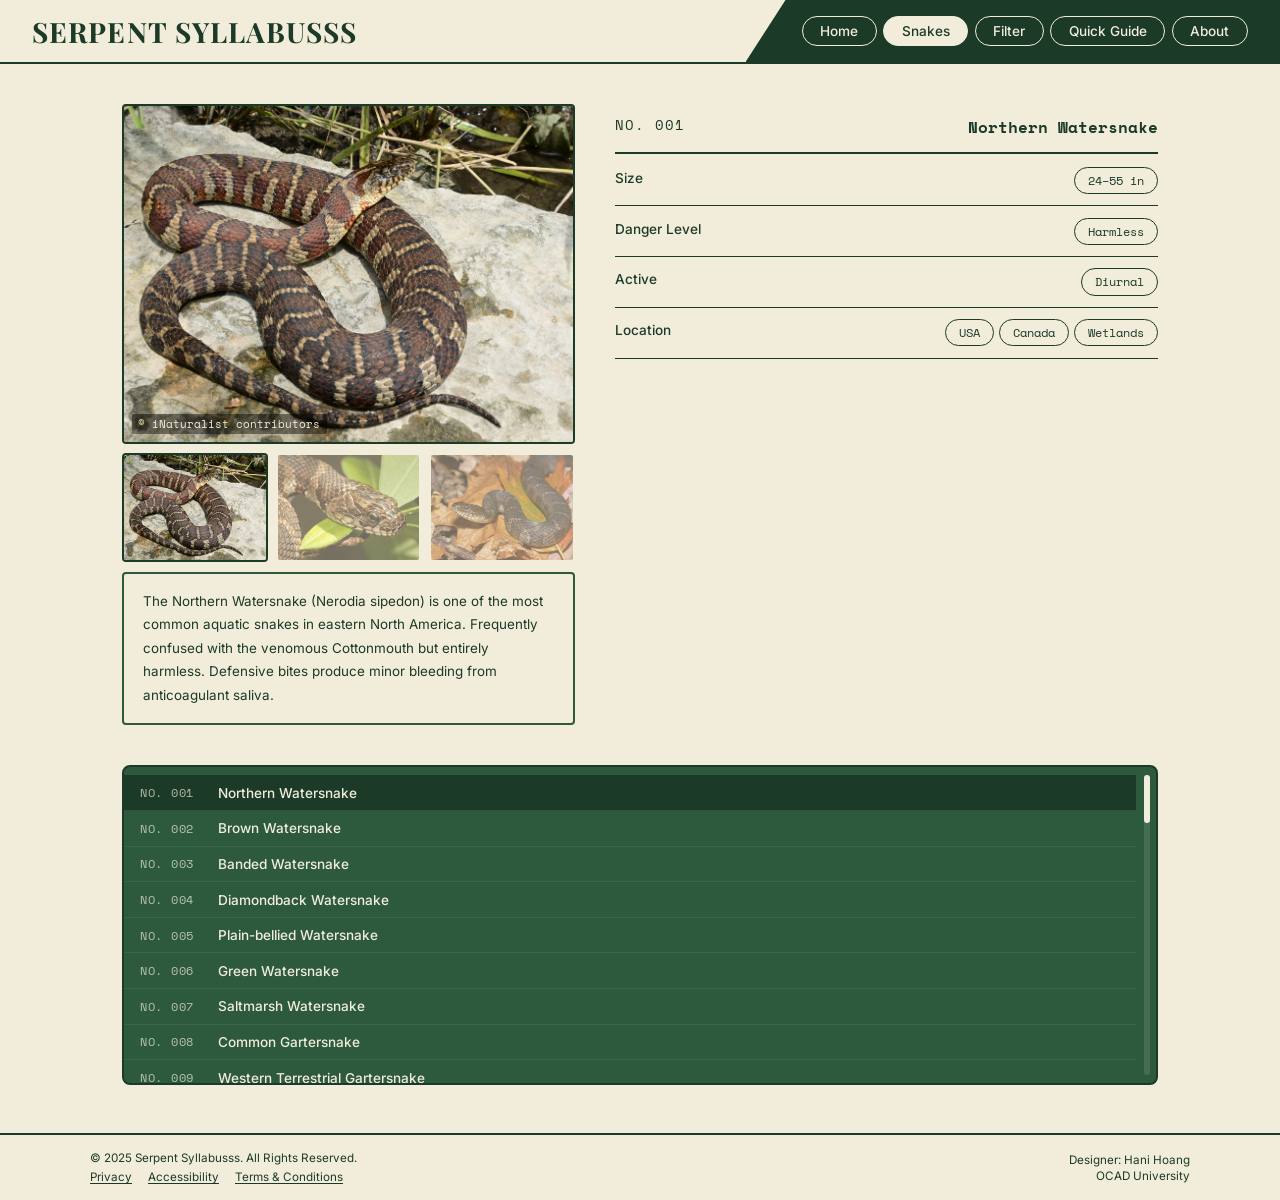
<file: GD2P2_HoangH_Snakes.html>
<!DOCTYPE html>
<html lang="en">
<head>
  <meta charset="UTF-8" />
  <meta name="viewport" content="width=device-width, initial-scale=1.0" />
  <title>Serpent Syllabusss — Snakes</title>
    <link href="https://fonts.googleapis.com/css2?family=Playfair+Display:wght@700&family=Space+Mono:wght@400;700&family=Inter:wght@400;500&display=swap" rel="stylesheet" />
    <link rel="stylesheet" href="GD2P2_HoangH_Snakes.css" />
</head>
<body>

  <header class="site-header" role="banner">
    <div class="header-left">
      <h1 class="site-title">SERPENT SYLLABUSSS</h1>
    </div>
    <div class="header-right">
      <nav class="site-nav" aria-label="Main navigation">
        <a href="GD2P2_HoangH_Home.html"       class="nav-link">Home</a>
        <a href="GD2P2_HoangH_Snakes.html"      class="nav-link active">Snakes</a>
        <a href="GD2P2_HoangH_Filter.html"      class="nav-link">Filter</a>
        <a href="GD2P2_HoangH_QuickGuide.html"  class="nav-link">Quick Guide</a>
        <a href="GD2P2_HoangH_About.html"       class="nav-link">About</a>
      </nav>
    </div>
  </header>

  <main class="main-content" role="main">
    <section class="snake-detail" id="snake-detail" aria-label="Snake profile">
      <div class="snake-left">
        <figure class="snake-image-wrap">
          <img src="" alt="" class="snake-img" id="snake-img" />
          <figcaption class="photo-credit" id="photo-credit"></figcaption>
        </figure>
        <div class="snake-thumbnails" id="snake-thumbnails" aria-label="Additional photos"></div>
        <div class="description-box" id="desc-box">
          <p id="snake-desc"></p>
        </div>
      </div>
      <div class="snake-stats" aria-label="Snake statistics">
        <div class="stat-row stat-header">
          <span class="stat-number" id="stat-number"></span>
          <span class="stat-name"   id="stat-name"></span>
        </div>
        <div class="stat-row">
          <span class="stat-label">Size</span>
          <div class="tags" id="tags-size"></div>
        </div>
        <div class="stat-row">
          <span class="stat-label">Danger Level</span>
          <div class="tags" id="tags-danger"></div>
        </div>
        <div class="stat-row">
          <span class="stat-label">Active</span>
          <div class="tags" id="tags-active"></div>
        </div>
        <div class="stat-row">
          <span class="stat-label">Location</span>
          <div class="tags" id="tags-location"></div>
        </div>
      </div>
    </section>

    <section class="snake-list-section" aria-label="All snakes">
      <div class="snake-list" id="snake-list" role="list"></div>
      <div class="list-scrollbar" aria-hidden="true">
        <div class="list-scrollbar-thumb" id="scrollbar-thumb"></div>
      </div>
    </section>
  </main>

  <footer class="site-footer" role="contentinfo">
    <div class="footer-inner">
      <div class="footer-copy">
        <span>© 2025 Serpent Syllabusss. All Rights Reserved.</span>
        <nav class="footer-links" aria-label="Footer links">
          <a href="#">Privacy</a>
          <a href="#">Accessibility</a>
          <a href="#">Terms &amp; Conditions</a>
        </nav>
      </div>
      <div class="footer-credit">
        <span>Designer: Hani Hoang</span>
        <span>OCAD University</span>
      </div>
    </div>
  </footer>

  <script src="GD2P2_HoangH_Snakes.js"></script>
</body>
</html>
</file>
<file: GD2P2_HoangH_Snakes.css>
/* ============================================================
   ROOT TOKENS
============================================================ */
:root {
  --cream: #F2EDDA;
  --green-dark: #1B3A28;
  --green-mid: #2D5A3D;
  --green-light: #3D7A52;
  --text-dark: #1B3A28;
  --text-cream: #F2EDDA;
  --border: 1.5px solid #1B3A28;
  --font-title: 'Playfair Display', serif;
  --font-mono: 'Space Mono', monospace;
  --font-body: 'Inter', sans-serif;
  --radius-pill: 999px;
  --radius-sm: 4px;
}

/* ============================================================
   RESET
============================================================ */
*, *::before, *::after { box-sizing: border-box; margin: 0; padding: 0; }
html { scroll-behavior: smooth; }
body { background: var(--cream); color: var(--text-dark); font-family: var(--font-body); min-height: 100vh; display: flex; flex-direction: column; }
img { display: block; max-width: 100%; }
a { color: inherit; text-decoration: none; }

/* ============================================================
   HEADER
============================================================ */
.site-header { display: flex; align-items: stretch; min-height: 64px; position: sticky; top: 0; z-index: 100; background: var(--cream); border-bottom: 2px solid var(--green-dark); }
.header-left { display: flex; align-items: center; padding: 0 2rem; flex: 1; }
.site-title { font-family: var(--font-title); font-size: clamp(1.2rem, 2.5vw, 1.75rem); font-weight: 700; color: var(--green-dark); letter-spacing: 0.04em; }
.header-right { background: var(--green-dark); display: flex; align-items: center; padding: 0 2rem 0 3.5rem; clip-path: polygon(2.5rem 0%, 100% 0%, 100% 100%, 0% 100%); }
.site-nav { display: flex; gap: 0.4rem; }
.nav-link { font-family: var(--font-body); font-size: 0.85rem; font-weight: 500; color: var(--text-cream); text-decoration: none; padding: 0.35rem 1.1rem; border: 1.5px solid var(--text-cream); border-radius: var(--radius-pill); transition: background 0.2s, color 0.2s; }
.nav-link:hover { background: var(--text-cream); color: var(--green-dark); }
.nav-link.active { background: var(--text-cream); color: var(--green-dark); }

/* ============================================================
   FOOTER
============================================================ */
.site-footer { background: var(--cream); border-top: 2px solid var(--green-dark); padding: 1rem 2rem; margin-top: auto; }
.footer-inner { max-width: 1100px; margin: 0 auto; display: flex; justify-content: space-between; align-items: center; flex-wrap: wrap; gap: 0.8rem; }
.footer-copy { display: flex; flex-direction: column; gap: 0.3rem; }
.footer-copy > span, .footer-links a { font-size: 0.73rem; color: var(--text-dark); }
.footer-links { display: flex; gap: 1rem; }
.footer-links a { text-decoration: underline; text-underline-offset: 2px; transition: opacity 0.2s; }
.footer-links a:hover { opacity: 0.55; }
.footer-credit { display: flex; flex-direction: column; align-items: flex-end; gap: 0.1rem; font-size: 0.73rem; color: var(--text-dark); }

/* ============================================================
   SNAKES PAGE
============================================================ */
.main-content { flex: 1; max-width: 1100px; width: 100%; margin: 2.5rem auto 0; padding: 0 2rem; }
.snake-detail { display: grid; grid-template-columns: 5fr 6fr; gap: 2.5rem; align-items: start; margin-bottom: 2.5rem; }
.snake-left { display: flex; flex-direction: column; gap: 0.6rem; }
.snake-image-wrap { position: relative; border: 2px solid var(--green-dark); border-radius: var(--radius-sm); overflow: hidden; background: var(--green-mid); aspect-ratio: 4/3; }
.snake-img { width: 100%; height: 100%; object-fit: cover; transition: transform 0.45s ease; }
.snake-image-wrap:hover .snake-img { transform: scale(1.04); }
.photo-credit { position: absolute; bottom: 0.5rem; left: 0.5rem; font-size: 0.68rem; font-family: var(--font-mono); color: var(--text-cream); background: rgba(0,0,0,0.45); padding: 0.12rem 0.4rem; border-radius: 2px; }
.snake-thumbnails { display: flex; gap: 0.5rem; }
.thumb { flex: 1; aspect-ratio: 4/3; border: 2px solid transparent; border-radius: var(--radius-sm); overflow: hidden; cursor: pointer; opacity: 0.55; transition: opacity 0.2s, border-color 0.2s; }
.thumb img { width: 100%; height: 100%; object-fit: cover; }
.thumb:hover { opacity: 0.85; }
.thumb.active { border-color: var(--green-dark); opacity: 1; }
.description-box { border: 2px solid var(--green-mid); border-radius: var(--radius-sm); padding: 1rem 1.2rem; background: var(--cream); transition: opacity 0.3s ease; }
.description-box p { font-size: 0.84rem; line-height: 1.75; color: var(--text-dark); }
.snake-stats { display: flex; flex-direction: column; }
.stat-row { display: flex; align-items: flex-start; justify-content: space-between; padding: 0.7rem 0; border-bottom: var(--border); gap: 1rem; }
.stat-header { border-bottom: 2px solid var(--green-dark); padding-bottom: 0.8rem; margin-bottom: 0.1rem; }
.stat-number { font-family: var(--font-mono); font-size: 0.85rem; letter-spacing: 0.08em; color: var(--text-dark); }
.stat-name { font-family: var(--font-mono); font-size: 1rem; font-weight: 700; color: var(--text-dark); text-align: right; }
.stat-label { font-size: 0.85rem; font-weight: 500; color: var(--text-dark); white-space: nowrap; padding-top: 0.2rem; min-width: 100px; }
.tags { display: flex; flex-wrap: wrap; gap: 0.35rem; justify-content: flex-end; }
.tag { display: inline-block; padding: 0.2rem 0.8rem; border: 1.5px solid var(--green-dark); border-radius: var(--radius-pill); font-size: 0.78rem; font-family: var(--font-mono); color: var(--green-dark); background: transparent; transition: background 0.2s, color 0.2s; white-space: nowrap; }

/* Snake List */
.snake-list-section { display: flex; align-items: stretch; gap: 0.5rem; max-width: 1100px; margin: 0 auto 3rem auto; padding: 0; background: var(--green-mid); border-radius: 8px; border: 2px solid var(--green-dark); overflow: hidden; height: 320px; }
.snake-list { flex: 1; display: flex; flex-direction: column; gap: 0; overflow-y: auto; padding: 0.5rem 0; scrollbar-width: none; }
.snake-list::-webkit-scrollbar { display: none; }
.snake-list-item { display: flex; align-items: center; gap: 1.5rem; padding: 0.55rem 1rem; cursor: pointer; border-bottom: 1px solid rgba(242,237,218,0.08); color: var(--text-cream); transition: background 0.18s, transform 0.14s; user-select: none; }
.snake-list-item:hover { background: rgba(255,255,255,0.1); transform: translateX(3px); }
.snake-list-item.active { background: var(--green-dark); border-bottom-color: rgba(242,237,218,0.12); }
.list-number { font-family: var(--font-mono); font-size: 0.75rem; letter-spacing: 0.06em; opacity: 0.7; min-width: 52px; }
.list-name { font-family: var(--font-body); font-size: 0.85rem; font-weight: 500; }
.list-scrollbar { width: 6px; background: rgba(242,237,218,0.12); flex-shrink: 0; margin: 0.5rem 0.4rem 0.5rem 0; border-radius: 10px; position: relative; }
.list-scrollbar-thumb { position: absolute; width: 100%; background: var(--text-cream); border-radius: 10px; transition: top 0.15s ease, height 0.15s ease; }

/* ============================================================
   HOME PAGE — Hero
============================================================ */
.hero { display: grid; grid-template-columns: 1fr 1fr; min-height: 480px; max-width: 1100px; margin: 3rem auto 0; padding: 0 2rem; gap: 3rem; align-items: center; }
.hero-eyebrow { font-family: var(--font-mono); font-size: 0.75rem; letter-spacing: 0.14em; text-transform: uppercase; color: var(--green-mid); margin-bottom: 1rem; }
.hero-headline { font-family: var(--font-title); font-size: clamp(2.2rem, 5vw, 3.8rem); line-height: 1.1; color: var(--green-dark); margin-bottom: 1.2rem; }
.hero-sub { font-size: 0.95rem; line-height: 1.8; color: var(--text-dark); max-width: 420px; margin-bottom: 2rem; opacity: 0.85; }
.hero-cta { display: inline-block; background: var(--green-dark); color: var(--cream); font-family: var(--font-mono); font-size: 0.82rem; letter-spacing: 0.06em; padding: 0.75rem 2rem; border-radius: var(--radius-pill); text-decoration: none; transition: background 0.2s, transform 0.15s; }
.hero-cta:hover { background: var(--green-mid); transform: translateY(-2px); }
/* Family card — full card clickable */
.family-card-link {
  text-decoration: none;
  color: inherit;
  display: block;
}

.family-card-link:hover .family-card,
.family-card-link:focus .family-card {
  transform: translateY(-4px);
  box-shadow: 0 12px 28px rgba(27,58,40,0.15);
  border-color: var(--green-dark);
}

.family-card-link:focus {
  outline: 2px solid var(--green-dark);
  outline-offset: 3px;
  border-radius: var(--radius-sm);
}

/* ============================================================
   HOME PAGE — Hero Visual (line drawing, editorial)
============================================================ */
.hero-visual {
  display: flex;
  align-items: center;
  justify-content: flex-end;
  position: relative;
}

.hero-snake-wrap {
  position: relative;
  width: 100%;
  max-width: 400px;
}

.hero-svg {
  width: 100%;
  height: auto;
  display: block;
  overflow: visible;
}

/* Soft ambient glow — wide, very faint */
.snake-glow {
  stroke: rgba(27,58,40,0.06);
  fill: none;
  transition: stroke 0.6s ease;
}
.hero-snake-wrap:hover .snake-glow { stroke: rgba(27,58,40,0.10); }

/* The single body line — the whole snake in one stroke */
.snake-body {
  stroke: rgba(27,58,40,0.18);
  fill: none;
  transition: stroke 0.6s ease;
}
.hero-snake-wrap:hover .snake-body { stroke: rgba(27,58,40,0.32); }

/* Inner belly offset line */
.snake-belly {
  stroke: rgba(27,58,40,0.07);
  fill: none;
  transition: stroke 0.6s ease;
}
.hero-snake-wrap:hover .snake-belly { stroke: rgba(27,58,40,0.14); }

/* Perpendicular scale ticks */
.snake-ticks line {
  stroke: rgba(27,58,40,0.12);
  stroke-width: 0.9;
  stroke-linecap: round;
  transition: stroke 0.6s ease;
}
.hero-snake-wrap:hover .snake-ticks line { stroke: rgba(27,58,40,0.24); }

/* Dorsal pattern dots — paired, like a garter snake */
.snake-dots circle {
  fill: rgba(27,58,40,0.13);
  transition: fill 0.6s ease;
}
.hero-snake-wrap:hover .snake-dots circle { fill: rgba(27,58,40,0.26); }

/* Head — barely there */
.snake-head ellipse {
  fill: none;
  stroke: rgba(27,58,40,0.14);
  stroke-width: 1;
  transition: stroke 0.6s ease;
}
.hero-snake-wrap:hover .snake-head ellipse { stroke: rgba(27,58,40,0.26); }

.snake-head circle {
  fill: rgba(27,58,40,0.18);
  transition: fill 0.6s ease;
}
.hero-snake-wrap:hover .snake-head circle { fill: rgba(27,58,40,0.38); }

.snake-head ellipse:last-of-type {
  fill: rgba(27,58,40,0.55);
  stroke: none;
}

.snake-head path {
  stroke: rgba(27,58,40,0.15);
  fill: none;
  stroke-linecap: round;
  transition: stroke 0.6s ease;
}
.hero-snake-wrap:hover .snake-head path { stroke: rgba(100,20,20,0.40); }

/* Latin genus names flowing along the spine */
.snake-latin {
  font-family: var(--font-mono);
  font-size: 6px;
  fill: rgba(27,58,40,0.08);
  letter-spacing: 0.14em;
  font-style: italic;
  transition: fill 0.6s ease;
}
.hero-snake-wrap:hover .snake-latin { fill: rgba(27,58,40,0.22); }

/* Floating species numbers */
.art-num {
  position: absolute;
  font-family: var(--font-mono);
  color: var(--green-dark);
  letter-spacing: 0.1em;
  line-height: 1;
  pointer-events: none;
  transition: opacity 0.6s ease;
  z-index: 2;
}
.art-num--xl { font-size: 2.4rem; opacity: 0.05; font-weight: 700; }
.art-num--lg { font-size: 1.6rem; opacity: 0.08; font-weight: 700; }
.art-num--md { font-size: 0.95rem; opacity: 0.13; }
.art-num--sm { font-size: 0.68rem; opacity: 0.18; letter-spacing: 0.18em; }
.hero-snake-wrap:hover .art-num { opacity: 0; }

/* Taxonomy strip */
.art-taxa-strip {
  display: flex;
  gap: 0.6rem;
  align-items: center;
  justify-content: center;
  padding: 0.5rem 0 0;
}
.art-taxa-strip span {
  font-family: var(--font-mono);
  font-size: 0.58rem;
  letter-spacing: 0.14em;
  color: var(--green-dark);
  opacity: 0.18;
  transition: opacity 0.5s ease;
}
.hero-snake-wrap:hover .art-taxa-strip span { opacity: 0.45; }

/* ============================================================
   HOME PAGE — Stat Bar
============================================================ */
.stat-bar { display: flex; align-items: center; justify-content: center; background: var(--green-dark); margin: 3rem 0 0; padding: 1.8rem 2rem; }
.stat-bar-item { display: flex; flex-direction: column; align-items: center; gap: 0.3rem; padding: 0 3rem; }
.stat-bar-number { font-family: var(--font-mono); font-size: clamp(1.8rem, 3vw, 2.6rem); font-weight: 700; color: var(--cream); line-height: 1; }
.stat-bar-label { font-size: 0.75rem; color: rgba(242,237,218,0.65); letter-spacing: 0.06em; text-transform: uppercase; font-family: var(--font-mono); }
.stat-bar-divider { width: 1px; height: 40px; background: rgba(242,237,218,0.2); flex-shrink: 0; }

/* ============================================================
   HOME PAGE — Family Cards
============================================================ */
.family-section { max-width: 1100px; margin: 4rem auto 0; padding: 0 2rem; }
.section-heading { font-family: var(--font-title); font-size: clamp(1.4rem, 3vw, 2rem); color: var(--green-dark); margin-bottom: 1.8rem; }
.family-grid { display: grid; grid-template-columns: repeat(3, 1fr); gap: 1.2rem; margin-bottom: 4rem; }
.family-card { border: 2px solid var(--green-dark); border-radius: 6px; overflow: hidden; display: flex; flex-direction: column; transition: transform 0.2s, box-shadow 0.2s; }
.family-card:hover { transform: translateY(-4px); box-shadow: 0 8px 24px rgba(27,58,40,0.12); }
.family-card-header { display: flex; align-items: center; justify-content: space-between; padding: 0.8rem 1rem; }
.family-card-header.colubridae       { background: var(--green-mid); }
.family-card-header.viperidae        { background: #5C2020; }
.family-card-header.elapidae         { background: #8B3A1A; }
.family-card-header.boidae           { background: #4A6741; }
.family-card-header.leptotyphlopidae { background: #3A5A4A; }
.family-emoji { font-size: 1.3rem; }
.family-tag-pill { font-family: var(--font-mono); font-size: 0.68rem; padding: 0.18rem 0.65rem; border-radius: var(--radius-pill); border: 1.5px solid rgba(242,237,218,0.6); color: var(--cream); letter-spacing: 0.04em; }
.family-tag-pill.venomous { border-color: #FFB3B3; color: #FFB3B3; }
.family-card-body { padding: 1.2rem; background: var(--cream); flex: 1; display: flex; flex-direction: column; gap: 0.4rem; }
.family-name { font-family: var(--font-title); font-size: 1.1rem; color: var(--green-dark); }
.family-sub { font-size: 0.76rem; color: var(--green-mid); font-family: var(--font-mono); }
.family-count { font-family: var(--font-mono); font-size: 0.72rem; color: var(--text-dark); opacity: 0.5; letter-spacing: 0.06em; }
.family-desc { font-size: 0.82rem; line-height: 1.7; color: var(--text-dark); flex: 1; margin-top: 0.4rem; }
.family-link { display: inline-block; margin-top: 0.8rem; font-family: var(--font-mono); font-size: 0.75rem; color: var(--green-dark); text-decoration: none; font-weight: 700; letter-spacing: 0.04em; transition: opacity 0.2s; }
.family-link:hover { opacity: 0.55; }

/* ============================================================
   HOME PAGE — Safety Banner
============================================================ */
.safety-banner { background: var(--green-dark); padding: 3rem 2rem; }
.safety-inner { max-width: 1100px; margin: 0 auto; display: grid; grid-template-columns: 1fr 1fr; gap: 3rem; align-items: start; }
.safety-heading { font-family: var(--font-title); font-size: clamp(1.3rem, 2.5vw, 1.8rem); color: var(--cream); margin-bottom: 0.8rem; }
.safety-banner > .safety-inner > div > p { font-size: 0.88rem; line-height: 1.8; color: rgba(242,237,218,0.8); }

.safety-rules { display: flex; flex-direction: column; gap: 0.7rem; }

.safety-rule {
  display: flex;
  align-items: center;
  gap: 0.9rem;
  padding: 0.85rem 1rem;
  border: 1px solid rgba(242,237,218,0.15);
  border-radius: var(--radius-sm);
  background: rgba(255,255,255,0.04);
  cursor: default;
  transition: background 0.25s ease, border-color 0.25s ease, transform 0.2s ease;
  outline: none;
}
.safety-rule:hover,
.safety-rule:focus {
  background: rgba(255,255,255,0.10);
  border-color: rgba(242,237,218,0.4);
  transform: translateX(6px);
}

.safety-rule-icon { font-size: 1.2rem; flex-shrink: 0; transition: transform 0.25s ease; }
.safety-rule:hover .safety-rule-icon,
.safety-rule:focus .safety-rule-icon { transform: scale(1.3); }

.safety-rule-content { display: flex; flex-direction: column; gap: 0.15rem; flex: 1; }
.safety-rule-title { font-size: 0.84rem; color: var(--cream); font-weight: 600; }

.safety-rule-sub {
  font-size: 0.73rem;
  color: rgba(242,237,218,0.6);
  line-height: 1.4;
  opacity: 0;
  max-height: 0;
  overflow: hidden;
  transition: opacity 0.25s ease, max-height 0.25s ease;
}
.safety-rule:hover .safety-rule-sub,
.safety-rule:focus .safety-rule-sub { opacity: 1; max-height: 40px; }

.safety-rule-badge {
  font-family: var(--font-mono);
  font-size: 0.6rem;
  letter-spacing: 0.1em;
  padding: 0.18rem 0.55rem;
  border-radius: var(--radius-pill);
  flex-shrink: 0;
  opacity: 0;
  transform: translateX(8px);
  transition: opacity 0.25s ease, transform 0.25s ease;
}
.safety-rule:hover .safety-rule-badge,
.safety-rule:focus .safety-rule-badge { opacity: 1; transform: translateX(0); }

.venomous-badge { background: rgba(180,40,40,0.35); color: #FFB3B3; border: 1px solid rgba(255,179,179,0.4); }
.safe-badge     { background: rgba(45,90,61,0.6);   color: #A8D8B0; border: 1px solid rgba(168,216,176,0.4); }

/* ============================================================
   ABOUT PAGE
============================================================ */
.about-main { flex: 1; max-width: 1100px; width: 100%; margin: 0 auto; padding: 0 2rem; }
.about-hero { padding: 3rem 0 2rem; border-bottom: 2px solid var(--green-dark); }
.about-title { font-family: var(--font-title); font-size: clamp(1.8rem, 4vw, 2.8rem); color: var(--green-dark); margin-bottom: 1rem; line-height: 1.15; }
.about-lead { font-size: 0.95rem; line-height: 1.85; color: var(--text-dark); opacity: 0.85; max-width: 720px; }
.about-body { padding-bottom: 4rem; }
.about-section { display: grid; grid-template-columns: 180px 1fr; gap: 3rem; padding: 3rem 0; align-items: start; }
.about-divider { border: none; border-top: var(--border); margin: 0; }
.about-section-label { display: flex; flex-direction: column; gap: 0.3rem; padding-top: 0.2rem; }
.about-label-number { font-family: var(--font-mono); font-size: 1.6rem; font-weight: 700; color: var(--green-dark); opacity: 0.18; line-height: 1; }
.about-label-text { font-family: var(--font-mono); font-size: 0.72rem; letter-spacing: 0.12em; text-transform: uppercase; color: var(--green-mid); }
.about-section-content h3 { font-family: var(--font-title); font-size: 1.3rem; color: var(--green-dark); margin-bottom: 0.9rem; }
.about-section-content p { font-size: 0.88rem; line-height: 1.85; color: var(--text-dark); margin-bottom: 0.8rem; }
.about-section-content p:last-child { margin-bottom: 0; }
.about-list { padding-left: 1.2rem; margin: 0.6rem 0 0.8rem; display: flex; flex-direction: column; gap: 0.4rem; }
.about-list li { font-size: 0.86rem; line-height: 1.7; color: var(--text-dark); }
.inline-link { color: var(--green-mid); text-decoration: underline; text-underline-offset: 3px; font-weight: 500; }
kbd { display: inline-block; padding: 0.1rem 0.45rem; border: 1.5px solid var(--green-dark); border-radius: 3px; font-family: var(--font-mono); font-size: 0.75rem; background: rgba(27,58,40,0.06); }
.how-to-grid { display: grid; grid-template-columns: 1fr 1fr; gap: 0.8rem; margin-top: 1.2rem; }
.how-to-item { display: flex; align-items: flex-start; gap: 0.6rem; padding: 0.7rem 0.9rem; border: var(--border); border-radius: var(--radius-sm); background: rgba(27,58,40,0.03); }
.how-to-icon { font-size: 1rem; flex-shrink: 0; }
.how-to-item span:last-child { font-size: 0.8rem; line-height: 1.6; color: var(--text-dark); }
.safety-callout { display: flex; align-items: flex-start; gap: 0.8rem; margin-top: 1.2rem; padding: 1rem 1.2rem; background: var(--green-dark); border-radius: var(--radius-sm); }
.safety-callout-icon { font-size: 1.1rem; flex-shrink: 0; margin-top: 0.1rem; }
.safety-callout p { font-size: 0.84rem; line-height: 1.7; color: var(--cream) !important; margin: 0 !important; opacity: 1 !important; }
.designer-meta { display: flex; flex-direction: column; gap: 0; margin-top: 1.2rem; border: var(--border); border-radius: var(--radius-sm); overflow: hidden; }
.designer-meta-item { display: flex; align-items: stretch; border-bottom: var(--border); }
.designer-meta-item:last-child { border-bottom: none; }
.designer-meta-label { font-family: var(--font-mono); font-size: 0.73rem; letter-spacing: 0.06em; color: var(--cream); background: var(--green-dark); padding: 0.6rem 1rem; min-width: 120px; display: flex; align-items: center; }
.designer-meta-value { font-size: 0.83rem; padding: 0.6rem 1rem; color: var(--text-dark); display: flex; align-items: center; }

/* ============================================================
   RESPONSIVE
============================================================ */
@media (max-width: 768px) {
  .site-header { flex-direction: column; align-items: flex-start; }
  .header-left { padding: 0.8rem 1.2rem 0.4rem; }
  .header-right { clip-path: none; width: 100%; padding: 0.5rem 1.2rem 0.8rem; justify-content: flex-start; }
  .main-content { padding: 0 1.2rem; margin-top: 1.5rem; }
  .snake-detail { grid-template-columns: 1fr; gap: 1.5rem; }
  .tags { justify-content: flex-start; }
  .stat-row { flex-direction: column; gap: 0.4rem; }
  .snake-list-section { margin: 0 0 2rem 0; height: 260px; }
  .hero { grid-template-columns: 1fr; margin-top: 1.5rem; }
  .hero-visual { display: none; }
  .stat-bar { flex-wrap: wrap; gap: 1.5rem; }
  .stat-bar-divider { display: none; }
  .stat-bar-item { padding: 0 1rem; }
  .family-grid { grid-template-columns: 1fr; }
  .safety-inner { grid-template-columns: 1fr; gap: 1.5rem; }
  .about-section { grid-template-columns: 1fr; gap: 1rem; padding: 2rem 0; }
  .how-to-grid { grid-template-columns: 1fr; }
  .designer-meta-item { flex-direction: column; }
  .designer-meta-label { min-width: unset; }
  .footer-inner { flex-direction: column; align-items: flex-start; }
  .footer-credit { align-items: flex-start; }
}
</file>
